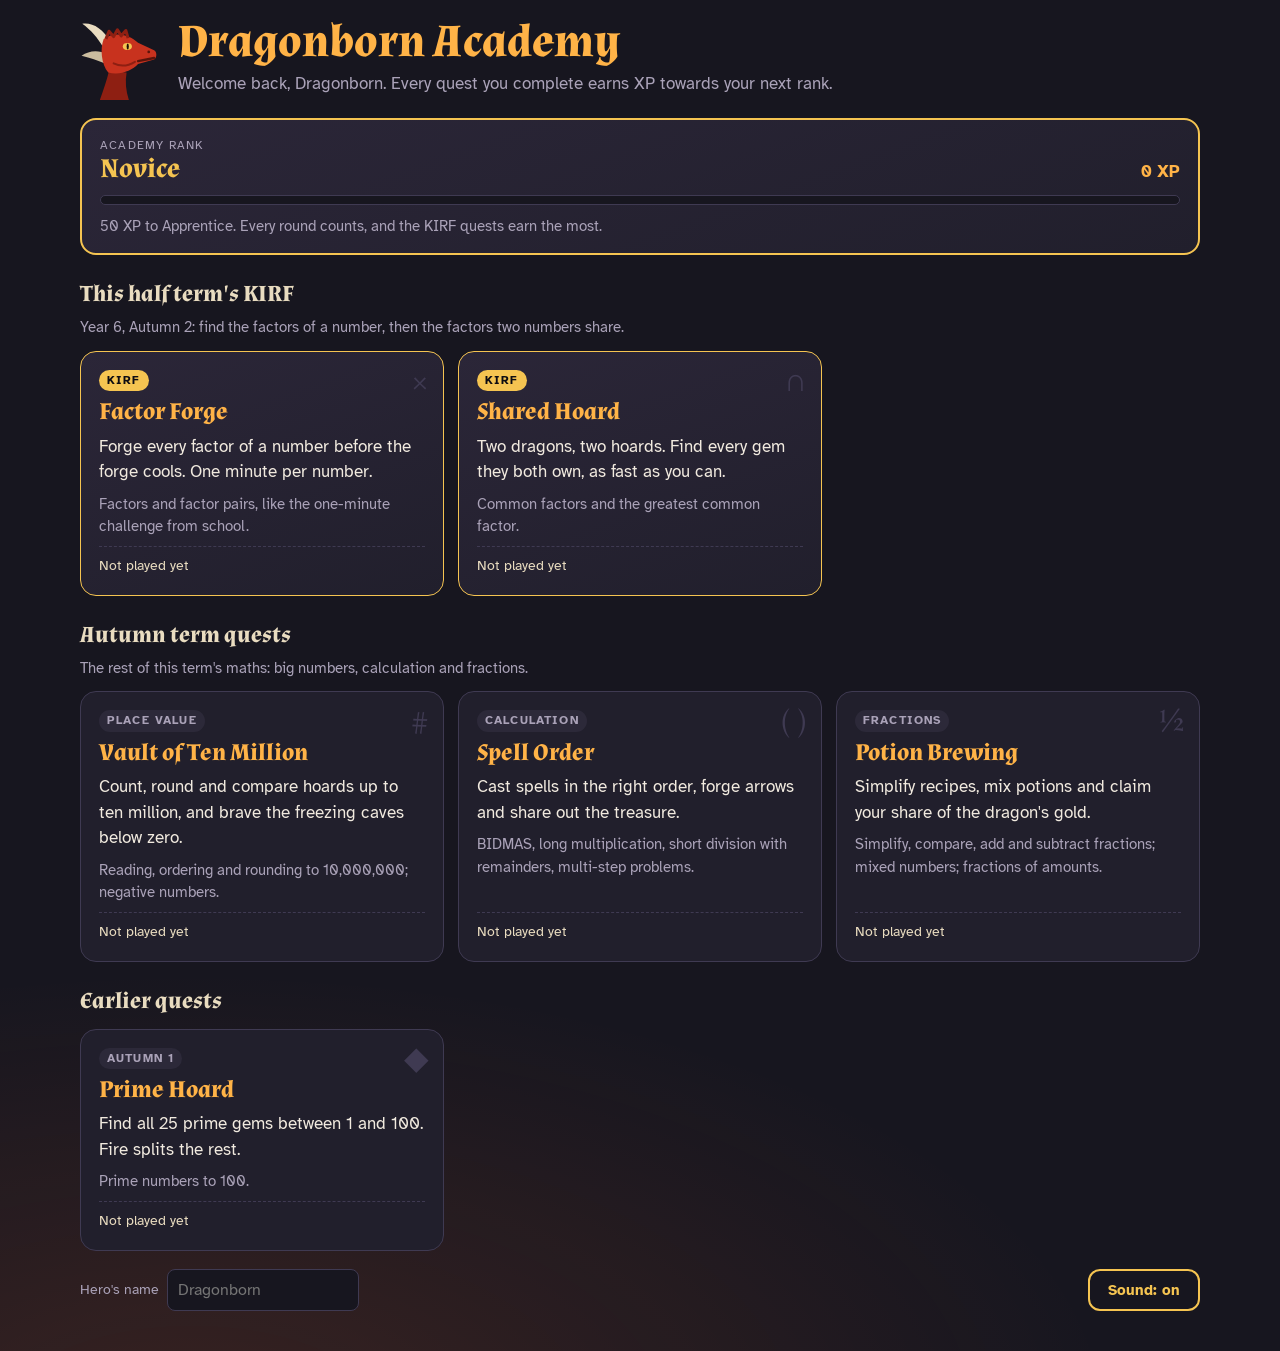
<file: index.html>
<!doctype html>
<html lang="en-GB">
<head>
<meta charset="utf-8">
<meta name="viewport" content="width=device-width, initial-scale=1, viewport-fit=cover">
<meta name="apple-mobile-web-app-capable" content="yes">
<meta name="apple-mobile-web-app-title" content="Dragonborn Academy">
<meta name="theme-color" content="#17161f">
<title>Dragonborn Academy</title>
<link rel="preconnect" href="https://fonts.googleapis.com">
<link rel="preconnect" href="https://fonts.gstatic.com" crossorigin>
<link href="https://fonts.googleapis.com/css2?family=Almendra:wght@400;700&family=Atkinson+Hyperlegible:wght@400;700&display=swap" rel="stylesheet">
<link rel="stylesheet" href="assets/kit.css">
<style>
/* Layout: the Academy hall — crest and rank banner, then quest cards grouped by when they're on the curriculum. */
.greet{display:flex;align-items:center;gap:14px}
.greet .hero-mini{width:84px}
.greet h1{font-family:var(--display);font-size:clamp(2rem,6vw,2.9rem);line-height:1;margin:0;color:var(--flame)}
.greet p{margin:6px 0 0;color:var(--ink-dim)}
section h2{font-family:var(--display);font-size:1.45rem;margin:4px 0 10px;color:var(--bone)}
section .sub{margin:-6px 0 12px;color:var(--ink-dim);font-size:.95rem}
.cards{display:grid;gap:14px;grid-template-columns:repeat(auto-fill,minmax(min(100%,300px),1fr))}
.card{display:flex;flex-direction:column;gap:8px;padding:18px;border-radius:16px;background:var(--stone-2);border:1px solid var(--line);color:var(--ink);text-decoration:none;position:relative;overflow:hidden;transition:transform .15s,border-color .15s}
.card:hover{transform:translateY(-2px);border-color:var(--flame)}
.card.kirf{border-color:var(--gold);background:linear-gradient(160deg,#2b2638,var(--stone-2))}
.card .tag{align-self:flex-start;font-size:.72rem;font-weight:700;text-transform:uppercase;letter-spacing:.1em;padding:2px 8px;border-radius:99px;background:var(--gold);color:var(--char)}
.card .tag.dim{background:var(--stone-3);color:var(--ink-dim)}
.card h3{margin:0;font-family:var(--display);font-size:1.5rem;color:var(--flame);line-height:1.1}
.card p{margin:0}
.card .skill{color:var(--ink-dim);font-size:.95rem}
.card .rec{margin-top:auto;padding-top:8px;border-top:1px dashed var(--line);font-size:.9rem;color:var(--bone);font-variant-numeric:tabular-nums}
.card .icon{position:absolute;right:14px;top:14px;font-family:var(--display);font-size:2rem;color:var(--line);line-height:1}
.rank{padding:16px 18px;border-radius:16px;border:2px solid var(--gold);background:linear-gradient(160deg,#2b2638,var(--stone-2));display:flex;flex-direction:column;gap:10px}
.rank-top{display:flex;justify-content:space-between;align-items:flex-end;gap:12px;flex-wrap:wrap}
.rank-k{display:block;font-size:.75rem;text-transform:uppercase;letter-spacing:.1em;color:var(--ink-dim)}
.rank-name{font-family:var(--display);font-weight:700;font-size:1.7rem;line-height:1.1;color:var(--gold)}
.rank-xp{font-weight:700;color:var(--flame);font-variant-numeric:tabular-nums}
.rank .bar{flex:none}
.rank-next{margin:0;color:var(--ink-dim);font-size:.95rem}
.foot{display:flex;flex-wrap:wrap;gap:10px;align-items:center;justify-content:space-between;color:var(--ink-dim);font-size:.9rem}
.foot label{display:flex;align-items:center;gap:8px}
.foot input{background:var(--stone);border:1px solid var(--line);border-radius:8px;color:var(--ink);padding:8px 10px;font:inherit;font-size:1rem;width:12em;max-width:100%}
</style>
</head>
<body>
<div class="wrap">
  <header class="greet">
    <div class="hero-mini" id="hero"></div>
    <div>
      <h1>Dragonborn Academy</h1>
      <p id="greeting">Where young dragonborn train to master the magic of numbers.</p>
    </div>
  </header>

  <section class="rank" aria-label="Your Academy rank">
    <div class="rank-top">
      <div><span class="rank-k">Academy rank</span><span class="rank-name" id="rank-name">Novice</span></div>
      <span class="rank-xp" id="rank-xp">0 XP</span>
    </div>
    <div class="bar" aria-hidden="true"><i id="rank-bar"></i></div>
    <p class="rank-next" id="rank-next"></p>
  </section>

  <section>
    <h2>This half term's KIRF</h2>
    <p class="sub">Year 6, Autumn 2: find the factors of a number, then the factors two numbers share.</p>
    <div class="cards">
      <a class="card kirf" href="factors.html">
        <span class="tag">KIRF</span><span class="icon">×</span>
        <h3>Factor Forge</h3>
        <p>Forge every factor of a number before the forge cools. One minute per number.</p>
        <p class="skill">Factors and factor pairs, like the one-minute challenge from school.</p>
        <p class="rec" id="rec-forge">Not played yet</p>
      </a>
      <a class="card kirf" href="common.html">
        <span class="tag">KIRF</span><span class="icon">∩</span>
        <h3>Shared Hoard</h3>
        <p>Two dragons, two hoards. Find every gem they both own, as fast as you can.</p>
        <p class="skill">Common factors and the greatest common factor.</p>
        <p class="rec" id="rec-shared">Not played yet</p>
      </a>
    </div>
  </section>

  <section>
    <h2>Autumn term quests</h2>
    <p class="sub">The rest of this term's maths: big numbers, calculation and fractions.</p>
    <div class="cards">
      <a class="card" href="trials.html?quest=vault">
        <span class="tag dim">Place value</span><span class="icon">#</span>
        <h3>Vault of Ten Million</h3>
        <p>Count, round and compare hoards up to ten million, and brave the freezing caves below zero.</p>
        <p class="skill">Reading, ordering and rounding to 10,000,000; negative numbers.</p>
        <p class="rec" id="rec-vault">Not played yet</p>
      </a>
      <a class="card" href="trials.html?quest=spells">
        <span class="tag dim">Calculation</span><span class="icon">( )</span>
        <h3>Spell Order</h3>
        <p>Cast spells in the right order, forge arrows and share out the treasure.</p>
        <p class="skill">BIDMAS, long multiplication, short division with remainders, multi-step problems.</p>
        <p class="rec" id="rec-spells">Not played yet</p>
      </a>
      <a class="card" href="trials.html?quest=potions">
        <span class="tag dim">Fractions</span><span class="icon">½</span>
        <h3>Potion Brewing</h3>
        <p>Simplify recipes, mix potions and claim your share of the dragon's gold.</p>
        <p class="skill">Simplify, compare, add and subtract fractions; mixed numbers; fractions of amounts.</p>
        <p class="rec" id="rec-potions">Not played yet</p>
      </a>
    </div>
  </section>

  <section>
    <h2>Earlier quests</h2>
    <div class="cards">
      <a class="card" href="primes.html">
        <span class="tag dim">Autumn 1</span><span class="icon">◆</span>
        <h3>Prime Hoard</h3>
        <p>Find all 25 prime gems between 1 and 100. Fire splits the rest.</p>
        <p class="skill">Prime numbers to 100.</p>
        <p class="rec" id="rec-primes">Not played yet</p>
      </a>
    </div>
  </section>

  <footer class="foot">
    <label for="name-input">Hero's name <input id="name-input" maxlength="20" placeholder="Dragonborn" autocomplete="off"></label>
    <button class="btn ghost" id="sound-btn" type="button">Sound: on</button>
  </footer>
</div>

<script src="assets/kit.js"></script>
<script>
(function(){
const { $, load, save, heroName } = Kit;
$('hero').innerHTML = Kit.heroSVG;
const greet = () => { $('greeting').textContent = `Welcome back, ${heroName()}. Every quest you complete earns XP towards your next rank.`; };
greet();
$('name-input').value = load('prime-hoard-v1', {}).name || '';
$('name-input').addEventListener('input', e => { const s = load('prime-hoard-v1', {}); s.name = e.target.value; save('prime-hoard-v1', s); greet(); });
Kit.soundButton($('sound-btn'));

const plural = (n, w) => `${n} ${w}${n === 1 ? '' : 's'}`;
const p = load('prime-hoard-v1', { gems: [], rounds: 0 });
if((p.gems || []).length || p.rounds) $('rec-primes').textContent = `${(p.gems || []).length} of 25 gems · ${plural(p.rounds || 0, 'round')}`;
const f = load('factor-forge-v1', { rounds: 0, best: 0 });
if(f.rounds) $('rec-forge').textContent = `${plural(f.rounds, 'round')} · best ${f.best}% of factors found`;
const c = load('shared-hoard-v1', { rounds: 0, best: 0, fastest: 0 });
if(c.rounds) $('rec-shared').textContent = `${plural(c.rounds, 'round')} · best ${c.best} of 8` + (c.fastest ? ` · fastest perfect round ${c.fastest}s` : '');
const t = load('trials-v1', {});
for(const q of ['vault', 'spells', 'potions']){
  const r = t[q]; if(r && r.rounds) $('rec-' + q).textContent = `${plural(r.rounds, 'round')} · best ${r.best} of 10`;
}

/* Rank: XP is worked out from saved progress, so it needs no storage of its own. */
const RANKS = [[0, 'Novice'], [50, 'Apprentice'], [150, 'Adept'], [300, 'Battlemage'], [500, 'Champion'], [800, 'Archmage'], [1200, 'Legend of the Academy']];
const trialXP = ['vault', 'spells', 'potions'].reduce((a, q) => a + ((t[q] && t[q].rounds) || 0) * 10 + ((t[q] && t[q].best) || 0) * 2, 0);
const xp = (p.gems || []).length * 2 + (p.rounds || 0) * 5 + (f.rounds || 0) * 20 + Math.round((f.best || 0) / 5)
  + (c.rounds || 0) * 20 + (c.best || 0) * 2 + trialXP;
let ri = 0; RANKS.forEach((r, i) => { if(xp >= r[0]) ri = i; });
$('rank-name').textContent = RANKS[ri][1];
$('rank-xp').textContent = `${xp} XP`;
if(ri < RANKS.length - 1){
  const [lo, hi] = [RANKS[ri][0], RANKS[ri + 1][0]];
  $('rank-bar').style.width = ((xp - lo) / (hi - lo) * 100) + '%';
  $('rank-next').textContent = `${hi - xp} XP to ${RANKS[ri + 1][1]}. Every round counts, and the KIRF quests earn the most.`;
} else {
  $('rank-bar').style.width = '100%';
  $('rank-next').textContent = 'The highest rank the Academy can give. Keep training to stay sharp.';
}
})();
</script>
</body>
</html>
</file>
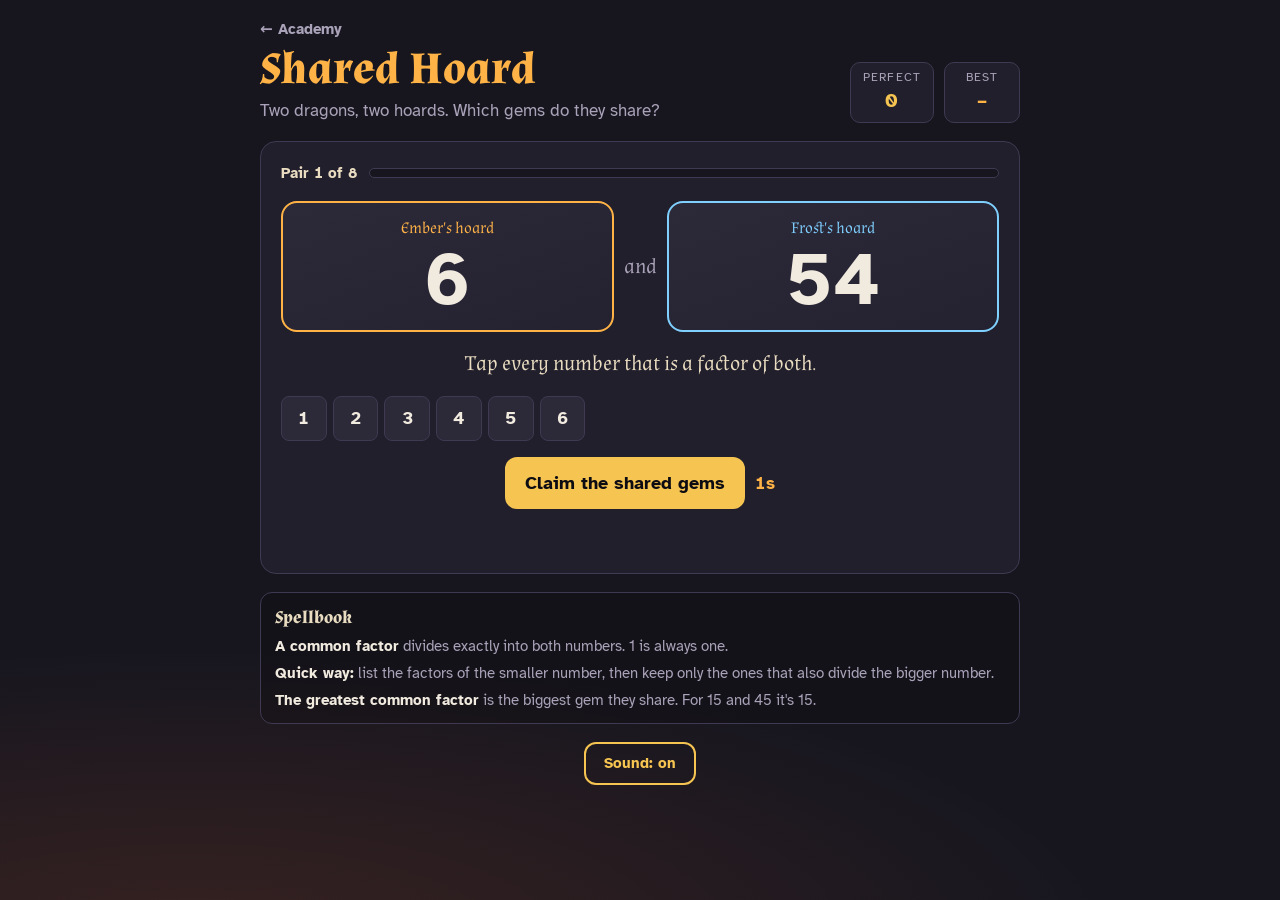
<file: common.html>
<!doctype html>
<html lang="en-GB">
<head>
<meta charset="utf-8">
<meta name="viewport" content="width=device-width, initial-scale=1, viewport-fit=cover">
<meta name="apple-mobile-web-app-capable" content="yes">
<meta name="theme-color" content="#17161f">
<title>Shared Hoard</title>
<link rel="preconnect" href="https://fonts.googleapis.com">
<link rel="preconnect" href="https://fonts.gstatic.com" crossorigin>
<link href="https://fonts.googleapis.com/css2?family=Almendra:wght@400;700&family=Atkinson+Hyperlegible:wght@400;700&display=swap" rel="stylesheet">
<link rel="stylesheet" href="assets/kit.css">
<style>
/* Layout: two dragon hoards side by side, a gem grid to tap the shared factors, then a Venn diagram to check. */
.duel{display:grid;grid-template-columns:1fr auto 1fr;align-items:center;gap:10px}
.hoardnum{display:flex;flex-direction:column;align-items:center;gap:2px;padding:14px 8px;border-radius:16px;border:2px solid var(--a);background:linear-gradient(160deg,var(--stone-3),#242131)}
.hoardnum.b{--a:var(--frost)}
.hoardnum.a{--a:var(--flame)}
.hoardnum .who{font-family:var(--display);font-size:1rem;color:var(--a)}
.hoardnum .n{font-weight:700;font-size:clamp(3rem,11vw,4.6rem);line-height:1;font-variant-numeric:tabular-nums}
.duel .and{font-family:var(--display);font-size:1.3rem;color:var(--ink-dim)}
.ask{margin:0;text-align:center;font-family:var(--display);font-size:1.3rem;color:var(--bone);text-wrap:balance}
.gems{display:grid;grid-template-columns:repeat(auto-fill,minmax(44px,1fr));gap:6px}
.gem{aspect-ratio:1;border-radius:8px;border:1px solid var(--line);background:var(--stone-3);font-weight:700;font-size:clamp(12px,1.4vw + 7px,18px);font-variant-numeric:tabular-nums;cursor:pointer;padding:0;min-width:0;color:var(--ink)}
.gem[aria-pressed="true"]{background:var(--gold);color:var(--char);border-color:var(--gold);border-radius:0;clip-path:polygon(28% 0,72% 0,100% 28%,100% 72%,72% 100%,28% 100%,0 72%,0 28%)}
.gem.right{background:var(--good);color:var(--char);border-color:var(--good);border-radius:0;clip-path:polygon(28% 0,72% 0,100% 28%,100% 72%,72% 100%,28% 100%,0 72%,0 28%)}
.gem.wrongpick{background:transparent;color:var(--miss);border:2px solid var(--miss);text-decoration:line-through}
.gem.missed{border:2px dashed var(--good);color:var(--good)}
.gem:disabled{cursor:default}
.gem:disabled:not(.right):not(.wrongpick):not(.missed){opacity:.35}
.claim{display:flex;gap:10px;align-items:center;justify-content:center;flex-wrap:wrap}
.clock{font-weight:700;color:var(--flame);font-variant-numeric:tabular-nums}

/* Venn */
.venn{position:relative;height:var(--vh,250px);margin:4px 0}
.ring{position:absolute;top:0;bottom:0;width:62%;border-radius:50%;border:3px solid}
.ring.l{left:0;border-color:var(--flame);background:rgba(255,179,71,.07)}
.ring.r{right:0;border-color:var(--frost);background:rgba(127,208,255,.07)}
.zone{position:absolute;top:0;bottom:0;display:flex;flex-direction:column;align-items:center;justify-content:center;gap:6px;text-align:center}
.zone b{font-size:.75rem;text-transform:uppercase;letter-spacing:.08em;color:var(--ink-dim)}
.zl{left:4%;width:30%}.zm{left:39%;width:22%}.zr{right:4%;width:30%}
.zone .chips{gap:4px}
.zone .chip{min-width:0;padding:2px 6px;font-size:.95rem}
.zm .chip{background:var(--good);color:var(--char);border-color:var(--good)}
.zm .chip.crown{background:var(--gold);border-color:var(--gold);box-shadow:0 0 0 3px rgba(245,196,81,.35)}
.crownnote{color:var(--gold)}
</style>
</head>
<body>
<div class="wrap narrow">
  <header class="top">
    <div class="brand">
      <a class="back" href="./">← Academy</a>
      <h1>Shared Hoard</h1>
      <p>Two dragons, two hoards. Which gems do they share?</p>
    </div>
    <div class="stats">
      <div class="stat gold"><span class="k">Perfect</span><span class="v" id="perfect">0</span></div>
      <div class="stat hot"><span class="k">Best</span><span class="v" id="best">–</span></div>
    </div>
  </header>

  <section class="panel" aria-label="The hoards">
    <div class="progress"><span id="round-label">Pair 1 of 8</span><div class="bar" aria-hidden="true"><i id="round-bar"></i></div></div>
    <div class="duel">
      <div class="hoardnum a"><span class="who">Ember's hoard</span><span class="n" id="na">–</span></div>
      <span class="and">and</span>
      <div class="hoardnum b"><span class="who">Frost's hoard</span><span class="n" id="nb">–</span></div>
    </div>
    <p class="ask" id="ask">Tap every number that is a factor of both.</p>
    <div class="gems" id="gems"></div>
    <div class="claim">
      <button class="btn" id="claim" type="button">Claim the shared gems</button>
      <span class="clock" id="clock" aria-label="Time this round">0s</span>
    </div>
    <p class="feedback" id="feedback" aria-live="polite"></p>
    <div class="explain learn" id="result" hidden aria-live="polite"></div>
    <div class="round-end" id="round-end" hidden aria-live="polite"></div>
  </section>

  <div class="spellbook">
    <h3>Spellbook</h3>
    <p><strong>A common factor</strong> divides exactly into both numbers. 1 is always one.</p>
    <p><strong>Quick way:</strong> list the factors of the smaller number, then keep only the ones that also divide the bigger number.</p>
    <p><strong>The greatest common factor</strong> is the biggest gem they share. For 15 and 45 it's 15.</p>
  </div>
  <div class="claim"><button class="btn ghost" id="sound-btn" type="button">Sound: on</button></div>
</div>

<script src="assets/maths.js"></script>
<script src="assets/kit.js"></script>
<script>
(function(){
const { $ } = Kit, M = Maths;
const KEY = 'shared-hoard-v1', ROUND = 8;
let S = Kit.load(KEY, { rounds: 0, best: 0, fastest: 0 });
let R, cur = null, recent = [], clock = null;
Kit.soundButton($('sound-btn'));

function renderStats(){
  $('perfect').textContent = R.perfect;
  $('best').textContent = S.rounds ? `${S.best}/${ROUND}` : '–';
  const i = Math.max(1, Math.min(R.i + (cur && cur.done ? 0 : 1), ROUND));
  $('round-label').textContent = `Pair ${i} of ${ROUND}`;
  $('round-bar').style.width = (R.i / ROUND * 100) + '%';
}
function tickClock(){ $('clock').textContent = Math.round((performance.now() - R.started) / 1000) + 's'; }

function newRound(){
  R = { i: 0, perfect: 0, log: [], started: performance.now() };
  $('round-end').hidden = true;
  clearInterval(clock); clock = setInterval(tickClock, 500);
  start();
}
function start(){
  const [a, b] = M.pickCommonPair(recent); recent.push(a + ',' + b); if(recent.length > 10) recent.shift();
  cur = { a, b, picked: new Set(), done: false };
  $('na').textContent = a; $('nb').textContent = b;
  $('ask').textContent = 'Tap every number that is a factor of both.';
  const g = $('gems'); g.innerHTML = '';
  for(let i = 1; i <= a; i++){
    const btn = document.createElement('button');
    btn.type = 'button'; btn.className = 'gem'; btn.textContent = i; btn.dataset.n = i;
    btn.setAttribute('aria-pressed', 'false');
    g.appendChild(btn);
  }
  $('claim').hidden = false; $('claim').disabled = false;
  $('result').hidden = true; $('feedback').textContent = '';
  renderStats();
}
$('gems').addEventListener('click', e => {
  const b = e.target.closest('.gem'); if(!b || !cur || cur.done) return;
  const n = +b.dataset.n, on = !cur.picked.has(n);
  on ? cur.picked.add(n) : cur.picked.delete(n);
  b.setAttribute('aria-pressed', String(on));
  if(on) Kit.sfx('clink');
});

function claim(){
  if(!cur || cur.done) return;
  cur.done = true;
  const { a, b, picked } = cur, common = M.commonFactors(a, b), gcf = common[common.length - 1];
  const wrong = [...picked].filter(n => !common.includes(n)), missed = common.filter(n => !picked.has(n));
  const perfect = !wrong.length && !missed.length;
  R.i++; if(perfect) R.perfect++;
  R.log.push({ a, b, perfect });
  [...$('gems').children].forEach(btn => {
    const n = +btn.dataset.n; btn.disabled = true; btn.removeAttribute('aria-pressed');
    if(common.includes(n)) btn.classList.add(picked.has(n) ? 'right' : 'missed');
    else if(picked.has(n)) btn.classList.add('wrongpick');
  });
  $('claim').hidden = true;
  if(perfect){ Kit.sfx('win'); } else Kit.sfx('miss');
  const fa = M.factors(a), fb = M.factors(b);
  const chips = xs => `<div class="chips">${xs.map(n => `<span class="chip${n === gcf ? ' crown' : ''}">${n}</span>`).join('')}</div>`;
  const onlyA = fa.length - common.length, onlyB = fb.length - common.length;
  const vennHeight = Math.max(230, 70 + 34 * Math.max(Math.ceil(onlyA / 2), Math.ceil(onlyB / 2), Math.ceil(common.length / 2)));
  const parts = [];
  if(wrong.length) parts.push(`${M.listAnd(wrong.map(String))} ${wrong.length === 1 ? "isn't" : "aren't"} shared: ${wrong.map(n => a % n ? `${a} ÷ ${n} = ${Math.floor(a / n)} r ${a % n}` : `${b} ÷ ${n} = ${Math.floor(b / n)} r ${b % n}`).join('; ')}.`);
  if(missed.length) parts.push(`You missed ${M.listAnd(missed.map(String))} (dashed).`);
  const r = $('result');
  r.className = 'explain' + (perfect ? ' learn' : '');
  r.innerHTML = `<h3>${perfect ? 'All the shared gems claimed!' : 'Not quite all of them.'}</h3>
    ${parts.map(p => `<p>${p}</p>`).join('')}
    <div class="venn" style="--vh:${vennHeight}px" aria-label="Venn diagram of the factors of ${a} and ${b}">
      <div class="ring l"></div><div class="ring r"></div>
      <div class="zone zl"><b>${a} only</b>${chips(fa.filter(n => !common.includes(n)))}</div>
      <div class="zone zm"><b>Both</b>${chips(common)}</div>
      <div class="zone zr"><b>${b} only</b>${chips(fb.filter(n => !common.includes(n)))}</div>
    </div>
    <p>Common factors of ${a} and ${b}: <b>${M.listAnd(common.map(String))}</b>.</p>
    <p class="crownnote">Greatest common factor: <b>${gcf}</b>${gcf === 1 ? '. These two only share 1.' : ', the crown jewel.'}</p>
    <button class="btn" id="next" type="button">${R.i >= ROUND ? 'See the round' : 'Next pair'}</button>`;
  r.hidden = false;
  renderStats();
  $('next').addEventListener('click', () => R.i >= ROUND ? roundEnd() : start());
  Kit.scrollTo(r);
}

function roundEnd(){
  clearInterval(clock);
  const secs = Math.round((performance.now() - R.started) / 1000);
  S.rounds++; if(R.perfect > S.best) S.best = R.perfect;
  const newFastest = R.perfect === ROUND && (!S.fastest || secs < S.fastest);
  if(newFastest) S.fastest = secs;
  Kit.save(KEY, S);
  const verdict = R.perfect === ROUND ? (newFastest ? `A perfect round, and your fastest yet!` : 'A perfect round!') : R.perfect >= 6 ? 'The dragons are impressed.' : R.perfect >= 4 ? 'Good work, hero.' : 'Keep at it. Start with the factors of the smaller number.';
  const el = $('round-end');
  el.innerHTML = `<h3>Round ${S.rounds} complete!</h3>
    <div class="score">${R.perfect}<small> of ${ROUND} perfect</small></div>
    <p>${verdict} Time: ${secs} seconds.</p>
    <div><h4>Pairs</h4><div class="chips">${R.log.map(l => `<span class="chip ${l.perfect ? 'gold' : 'practise'}">${l.a} &amp; ${l.b}</span>`).join('')}</div></div>
    <button class="btn" id="again" type="button">Play again</button>`;
  el.hidden = false; $('result').hidden = true;
  $('gems').innerHTML = ''; $('ask').textContent = '';
  renderStats(); $('round-bar').style.width = '100%';
  $('again').addEventListener('click', newRound);
  Kit.scrollTo(el);
}

$('claim').addEventListener('click', claim);
addEventListener('keydown', e => { if(e.key !== 'Enter' || document.activeElement?.classList.contains('gem')) return; e.preventDefault(); const b = [$('claim'), $('next'), $('again')].find(x => x && x.offsetParent && !x.disabled); if(b) b.click(); });
newRound();
})();
</script>
</body>
</html>
</file>
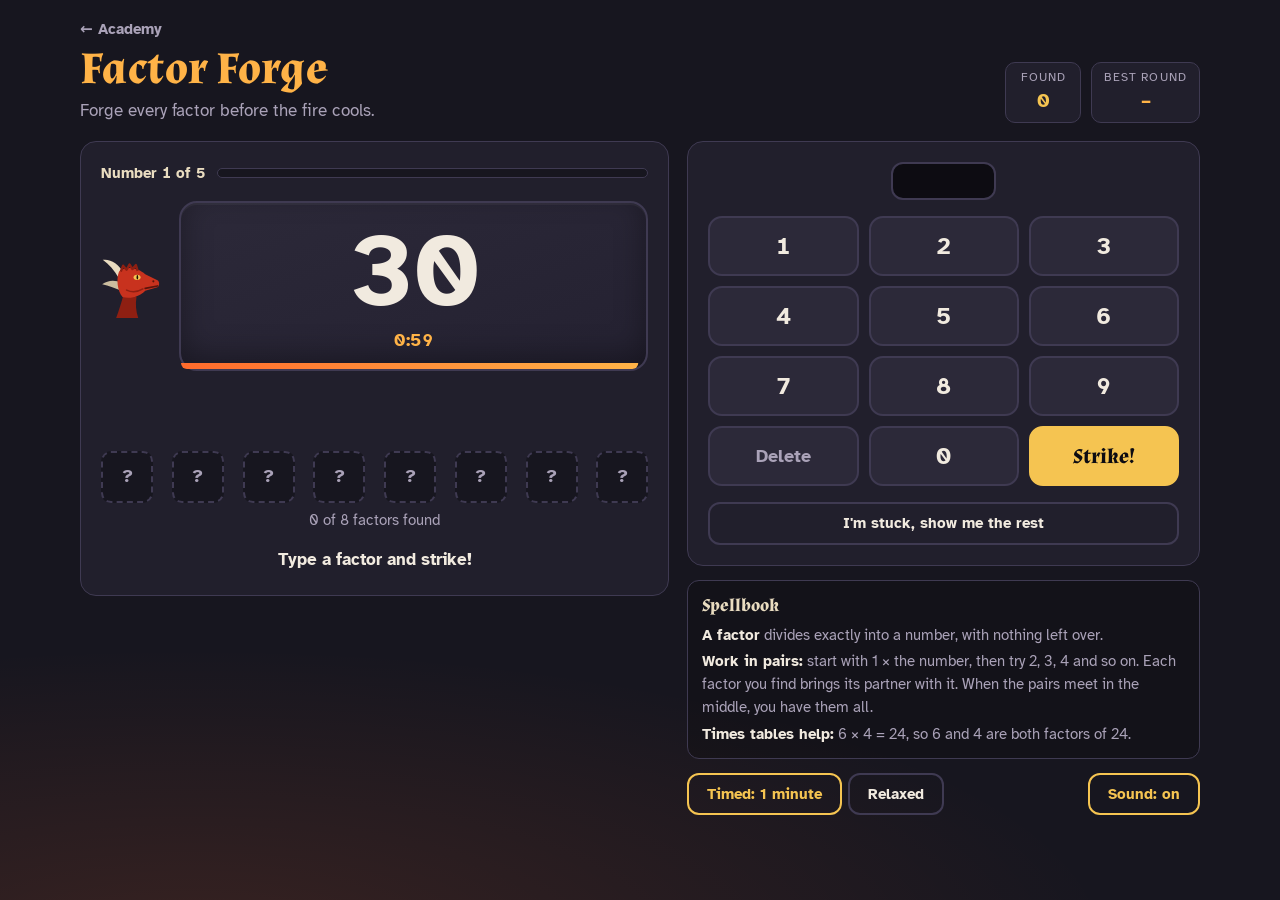
<file: factors.html>
<!doctype html>
<html lang="en-GB">
<head>
<meta charset="utf-8">
<meta name="viewport" content="width=device-width, initial-scale=1, viewport-fit=cover">
<meta name="apple-mobile-web-app-capable" content="yes">
<meta name="theme-color" content="#17161f">
<title>Factor Forge</title>
<link rel="preconnect" href="https://fonts.googleapis.com">
<link rel="preconnect" href="https://fonts.gstatic.com" crossorigin>
<link href="https://fonts.googleapis.com/css2?family=Almendra:wght@400;700&family=Atkinson+Hyperlegible:wght@400;700&display=swap" rel="stylesheet">
<link rel="stylesheet" href="assets/kit.css">
<style>
/* Layout: the forge (number on an anvil, timer) above a factor rainbow, then a big keypad. Two columns on wide screens. */
.board{display:grid;gap:18px;grid-template-columns:minmax(0,1fr)}
@media (min-width:880px){.board{grid-template-columns:minmax(0,1.15fr) minmax(0,1fr);align-items:start}}
.forge{display:flex;align-items:center;gap:14px}
.forge .tablet{flex:1;min-width:0}
.num{font-weight:700;font-size:clamp(4rem,14vw,6.5rem);line-height:1;font-variant-numeric:tabular-nums}
.timer{font-weight:700;font-size:1.1rem;color:var(--flame);font-variant-numeric:tabular-nums;letter-spacing:.04em}
.timer.low{color:var(--miss);animation:shake .5s infinite}
.timer.off{color:var(--ink-dim)}
.cooling{position:absolute;left:0;right:0;bottom:0;height:6px;border-radius:0 0 16px 16px;background:linear-gradient(90deg,var(--ember),var(--flame));transform-origin:left;transition:transform .25s linear}

/* factor rainbow */
.rainbow{display:flex;flex-direction:column;align-items:stretch;gap:0}
.rainbow svg{width:100%;height:64px;display:block;overflow:visible}
.rb-row{display:flex;justify-content:space-between;gap:4px}
.rb{flex:1 1 0;min-width:0;max-width:52px;aspect-ratio:1;display:flex;align-items:center;justify-content:center;border-radius:10px;border:2px dashed var(--line);color:var(--ink-dim);font-weight:700;font-size:clamp(.85rem,3.2vw,1.15rem);font-variant-numeric:tabular-nums;background:var(--stone)}
.rb.on{border-style:solid;border-color:var(--c);color:var(--char);background:var(--c)}
.rb.missed{border-style:solid;border-color:var(--miss);color:var(--miss);background:transparent}
.rb.pop{animation:pop .5s ease}
@keyframes pop{0%{transform:scale(.4)}60%{transform:scale(1.25)}100%{transform:scale(1)}}
.rb-cap{margin:6px 0 0;text-align:center;color:var(--ink-dim);font-size:.92rem}

/* keypad */
.entry{display:flex;align-items:center;justify-content:center;gap:10px}
.screen{min-width:5ch;padding:6px 14px;border-radius:12px;border:2px solid var(--line);background:var(--char);font-weight:700;font-size:2rem;line-height:1.2;text-align:center;font-variant-numeric:tabular-nums;color:var(--gold);min-height:1.2em}
.pad{display:grid;grid-template-columns:repeat(3,1fr);gap:10px}
.key{min-height:60px;border-radius:14px;border:2px solid var(--line);background:var(--stone-3);font-weight:700;font-size:1.5rem;cursor:pointer;font-variant-numeric:tabular-nums}
.key:active{transform:scale(.96)}
.key.strike{background:var(--gold);border-color:var(--gold);color:var(--char);font-family:var(--display);font-size:1.3rem}
.key.del{font-size:1.1rem;color:var(--ink-dim)}
.key:disabled{opacity:.45;cursor:default}
.side{display:flex;flex-direction:column;gap:14px}
.row{display:flex;gap:10px;flex-wrap:wrap;align-items:center;justify-content:space-between}
.pairs{margin:0;padding:0;list-style:none;display:flex;flex-wrap:wrap;gap:6px;justify-content:center}
.pairs li{padding:4px 10px;border-radius:8px;background:var(--stone);border:1px solid var(--line);font-weight:700;font-variant-numeric:tabular-nums}
</style>
</head>
<body>
<div class="wrap">
  <header class="top">
    <div class="brand">
      <a class="back" href="./">← Academy</a>
      <h1>Factor Forge</h1>
      <p>Forge every factor before the fire cools.</p>
    </div>
    <div class="stats">
      <div class="stat gold"><span class="k">Found</span><span class="v" id="found">0</span></div>
      <div class="stat hot"><span class="k">Best round</span><span class="v" id="best">–</span></div>
    </div>
  </header>

  <main class="board">
    <section class="panel" aria-label="The forge">
      <div class="progress"><span id="round-label">Number 1 of 5</span><div class="bar" aria-hidden="true"><i id="round-bar"></i></div></div>
      <div class="forge">
        <div class="hero-mini" id="hero"></div>
        <div class="tablet" id="tablet">
          <span class="num" id="num">–</span>
          <span class="timer" id="timer">1:00</span>
          <span class="cooling" id="cooling"></span>
        </div>
      </div>
      <div class="rainbow" id="rainbow" aria-live="polite"></div>
      <p class="feedback" id="feedback" aria-live="polite"></p>
      <div class="explain learn" id="summary" hidden aria-live="polite"></div>
      <div class="round-end" id="round-end" hidden aria-live="polite"></div>
    </section>

    <section class="side">
      <div class="panel" id="pad-panel">
        <div class="entry"><span class="sr">Your factor:</span><span class="screen" id="screen" aria-live="polite"></span></div>
        <div class="pad" id="pad"></div>
        <button class="btn ghost" id="reveal" type="button">I'm stuck, show me the rest</button>
      </div>
      <div class="spellbook">
        <h3>Spellbook</h3>
        <p><strong>A factor</strong> divides exactly into a number, with nothing left over.</p>
        <p><strong>Work in pairs:</strong> start with 1 × the number, then try 2, 3, 4 and so on. Each factor you find brings its partner with it. When the pairs meet in the middle, you have them all.</p>
        <p><strong>Times tables help:</strong> 6 × 4 = 24, so 6 and 4 are both factors of 24.</p>
      </div>
      <div class="row">
        <div class="seg" role="group" aria-label="Mode">
          <button class="btn ghost" id="mode-timed" type="button">Timed: 1 minute</button>
          <button class="btn ghost" id="mode-relaxed" type="button">Relaxed</button>
        </div>
        <button class="btn ghost" id="sound-btn" type="button">Sound: on</button>
      </div>
    </section>
  </main>
</div>

<script src="assets/maths.js"></script>
<script src="assets/kit.js"></script>
<script>
(function(){
const { $ } = Kit, M = Maths;
const KEY = 'factor-forge-v1', ROUND = 5, TIME = 60;
const COLS = ['#f5c451', '#ff8a5b', '#ff6f96', '#c98bff', '#7fa6ff', '#5fd4c4', '#6fe08f'];
let S = Kit.load(KEY, { rounds: 0, best: 0, timed: true });
let R, cur = null, entry = '', recent = [], ticker = null;

$('hero').innerHTML = Kit.heroSVG;
Kit.soundButton($('sound-btn'));

/* ---------- rainbow ---------- */
function drawRainbow(el, n, found, done){
  const fs = M.factors(n), len = fs.length, col = i => COLS[Math.min(i, len - 1 - i) % COLS.length];
  el.innerHTML = `<svg aria-hidden="true"></svg><div class="rb-row">${fs.map((f, i) => {
    const on = found.has(f), cls = on ? 'on' : done ? 'missed' : '';
    return `<span class="rb ${cls}" data-f="${f}" style="--c:${col(i)}" aria-label="${on || done ? f : 'hidden factor'}">${on || done ? f : '?'}</span>`;
  }).join('')}</div><p class="rb-cap">${found.size} of ${len} factors${done ? '' : ' found'}</p>`;
  requestAnimationFrame(() => {
    const svg = el.querySelector('svg'), row = el.querySelector('.rb-row');
    if(!svg || !row) return;
    const box = row.getBoundingClientRect(), chips = [...row.children], H = 64;
    const xs = chips.map(c => { const r = c.getBoundingClientRect(); return r.left - box.left + r.width / 2; });
    const maxSpan = (xs[len - 1] - xs[0]) || 1;
    svg.setAttribute('viewBox', `0 0 ${box.width} ${H}`);
    let paths = '';
    for(let i = 0; i < Math.floor(len / 2); i++){
      const j = len - 1 - i, show = found.has(fs[i]) && found.has(fs[j]);
      if(!show) continue;
      const rx = (xs[j] - xs[i]) / 2, ry = Math.max(6, (H - 4) * (xs[j] - xs[i]) / maxSpan);
      paths += `<path d="M${xs[i]} ${H} A${rx} ${ry} 0 0 1 ${xs[j]} ${H}" fill="none" stroke="${col(i)}" stroke-width="3" stroke-linecap="round"/>`;
    }
    svg.innerHTML = paths;
  });
}
addEventListener('resize', () => { if(cur) drawRainbow($('rainbow'), cur.n, cur.found, cur.done); });

/* ---------- flow ---------- */
function renderMode(){
  $('mode-timed').setAttribute('aria-pressed', String(S.timed));
  $('mode-relaxed').setAttribute('aria-pressed', String(!S.timed));
}
function renderProgress(){
  const i = Math.max(1, Math.min(R.i + (cur && cur.done ? 0 : 1), ROUND));
  $('round-label').textContent = `Number ${i} of ${ROUND}`;
  $('round-bar').style.width = (R.i / ROUND * 100) + '%';
  $('found').textContent = R.found;
  $('best').textContent = S.rounds ? S.best + '%' : '–';
}
function newRound(){
  R = { i: 0, found: 0, total: 0, log: [] };
  $('round-end').hidden = true; $('pad-panel').hidden = false;
  start();
}
function start(){
  const n = M.pickFactorNumber(recent); recent.push(n); if(recent.length > 8) recent.shift();
  cur = { n, found: new Set(), wrong: 0, left: TIME, done: false, started: performance.now() };
  entry = ''; renderEntry();
  $('num').textContent = n;
  $('tablet').className = 'tablet';
  $('summary').hidden = true; $('reveal').hidden = false;
  $('feedback').textContent = S.timed ? 'Type a factor and strike!' : 'Take your time. Type a factor and strike!';
  $('feedback').className = 'feedback';
  setPad(true);
  drawRainbow($('rainbow'), n, cur.found, false);
  renderProgress();
  clearInterval(ticker);
  renderTimer();
  if(S.timed) ticker = setInterval(tick, 250);
}
function tick(){
  if(!cur || cur.done) return;
  const prev = Math.ceil(cur.left);
  cur.left = Math.max(0, TIME - (performance.now() - cur.started) / 1000);
  if(Math.ceil(cur.left) !== prev && cur.left <= 10 && cur.left > 0) Kit.sfx('tick');
  renderTimer();
  if(cur.left <= 0) finish('time');
}
function renderTimer(){
  const t = $('timer');
  if(!S.timed){ t.textContent = 'No timer'; t.className = 'timer off'; $('cooling').style.transform = 'scaleX(1)'; return; }
  const s = Math.ceil(cur.left);
  t.textContent = `0:${String(s).padStart(2, '0')}`.replace('0:60', '1:00');
  t.className = 'timer' + (s <= 10 ? ' low' : '');
  $('cooling').style.transform = `scaleX(${cur.left / TIME})`;
}
function setPad(on){ [...$('pad').children].forEach(b => b.disabled = !on); }
function renderEntry(){ $('screen').textContent = entry; }

function strike(){
  if(!cur || cur.done || !entry) return;
  const v = +entry, n = cur.n; entry = ''; renderEntry();
  const fb = $('feedback');
  if(v === 0){ fb.textContent = 'Nothing divides by zero, not even a dragon.'; fb.className = 'feedback bad'; return; }
  if(v > n){ fb.textContent = `A factor of ${n} can't be bigger than ${n}.`; fb.className = 'feedback bad'; Kit.sfx('miss'); return; }
  if(n % v === 0){
    const p = n / v;
    if(cur.found.has(v)){ fb.textContent = `${v} is already on the anvil.`; fb.className = 'feedback'; return; }
    cur.found.add(v); cur.found.add(p);
    Kit.breathe($('hero')); Kit.sfx('gem');
    fb.textContent = v === p ? `${v} × ${v} = ${n}. A square number: ${v} pairs with itself!` : `${v} × ${p} = ${n}. ${v} brought its partner ${p}!`;
    fb.className = 'feedback good';
    $('tablet').className = 'tablet good';
    setTimeout(() => { if(cur && !cur.done) $('tablet').className = 'tablet'; }, 400);
    drawRainbow($('rainbow'), n, cur.found, false);
    [...$('rainbow').querySelectorAll('.rb')].filter(c => +c.dataset.f === v || +c.dataset.f === p).forEach(c => c.classList.add('pop'));
    Kit.bump($('found')); $('found').textContent = R.found + cur.found.size;
    if(cur.found.size === M.factors(n).length) finish('all');
  } else {
    cur.wrong++;
    Kit.sfx('miss');
    $('tablet').className = 'tablet wrong';
    setTimeout(() => { if(cur && !cur.done) $('tablet').className = 'tablet'; }, 400);
    fb.textContent = `${n} ÷ ${v} = ${Math.floor(n / v)} r ${n % v}. Not exact, so ${v} isn't a factor.`;
    fb.className = 'feedback bad';
  }
}

function finish(why){
  if(cur.done) return;
  cur.done = true; clearInterval(ticker); setPad(false);
  const n = cur.n, fs = M.factors(n), got = cur.found.size, all = got === fs.length;
  R.i++; R.found += got; R.total += fs.length; R.log.push({ n, got, of: fs.length });
  drawRainbow($('rainbow'), n, cur.found, true);
  if(all) Kit.sfx('win');
  const secs = Math.round((performance.now() - cur.started) / 1000);
  const missed = fs.filter(f => !cur.found.has(f));
  const prime = M.isPrime(n);
  const title = all ? (prime ? `${n} is prime!` : `Every factor of ${n} forged!`) : why === 'time' ? 'The forge has cooled.' : `Here are the rest for ${n}.`;
  const lead = all
    ? (prime ? `Only 1 × ${n}. You know this one from the Prime Hoard.` : `All ${fs.length} factors${S.timed ? ` in ${secs} seconds` : ''}.`)
    : `You found ${got} of ${fs.length}. The ones in red were still hiding: ${M.listAnd(missed.map(String))}.`;
  const pairs = M.factorPairs(n).map(([a, b]) => `<li>${a} × ${b}</li>`).join('');
  const s = $('summary');
  s.innerHTML = `<h3>${title}</h3><p>${lead}</p><p>The factor pairs of ${n}:</p><ul class="pairs">${pairs}</ul>
    <button class="btn" id="next" type="button">${R.i >= ROUND ? 'See the round' : 'Next number'}</button>`;
  s.hidden = false; $('reveal').hidden = true;
  $('feedback').textContent = '';
  renderProgress();
  $('next').addEventListener('click', () => R.i >= ROUND ? roundEnd() : start());
  Kit.scrollTo(s);
}

function roundEnd(){
  const pct = Math.round(R.found / R.total * 100);
  S.rounds++; if(pct > S.best) S.best = pct; Kit.save(KEY, S);
  const verdict = pct === 100 ? 'Master smith! Not a single factor escaped.' : pct >= 80 ? 'Mighty forging!' : pct >= 60 ? 'Good work, hero. The pairs are getting quicker.' : 'Every smith starts somewhere. Try working in pairs from 1 upwards.';
  const el = $('round-end');
  el.innerHTML = `<h3>Round ${S.rounds} complete!</h3>
    <div class="score">${pct}%<small> of factors found</small></div>
    <p>${verdict}</p>
    <div><h4>This round</h4><div class="chips">${R.log.map(l => `<span class="chip ${l.got === l.of ? 'gold' : 'practise'}">${l.n}: ${l.got}/${l.of}</span>`).join('')}</div></div>
    <button class="btn" id="again" type="button">Forge again</button>`;
  el.hidden = false; $('summary').hidden = true; $('pad-panel').hidden = true;
  renderProgress(); $('round-bar').style.width = '100%';
  $('again').addEventListener('click', newRound);
  Kit.scrollTo(el);
}

/* ---------- controls ---------- */
const keys = ['1','2','3','4','5','6','7','8','9','del','0','strike'];
$('pad').innerHTML = keys.map(k => k === 'del' ? '<button class="key del" type="button" data-k="del" aria-label="Delete">Delete</button>'
  : k === 'strike' ? '<button class="key strike" type="button" data-k="strike">Strike!</button>'
  : `<button class="key" type="button" data-k="${k}">${k}</button>`).join('');
const press = k => {
  if(!cur || cur.done) return;
  if(k === 'del') entry = entry.slice(0, -1);
  else if(k === 'strike') return strike();
  else if(entry.length < 3) entry = (entry + k).replace(/^0+(?=\d)/, '');
  renderEntry();
};
$('pad').addEventListener('click', e => { const b = e.target.closest('.key'); if(b) press(b.dataset.k); });
addEventListener('keydown', e => {
  if(/^\d$/.test(e.key)) press(e.key);
  else if(e.key === 'Backspace') press('del');
  else if(e.key === 'Enter'){ e.preventDefault(); if(cur && !cur.done) press('strike'); else { const b = $('next') || $('again'); if(b && b.offsetParent) b.click(); } }
});
$('reveal').addEventListener('click', () => { if(cur && !cur.done) finish('reveal'); });
const setMode = timed => { S.timed = timed; Kit.save(KEY, S); renderMode(); if(cur && !cur.done){ cur.started = performance.now(); cur.left = TIME; clearInterval(ticker); renderTimer(); if(timed) ticker = setInterval(tick, 250); } };
$('mode-timed').addEventListener('click', () => setMode(true));
$('mode-relaxed').addEventListener('click', () => setMode(false));

renderMode();
newRound();
})();
</script>
</body>
</html>
</file>
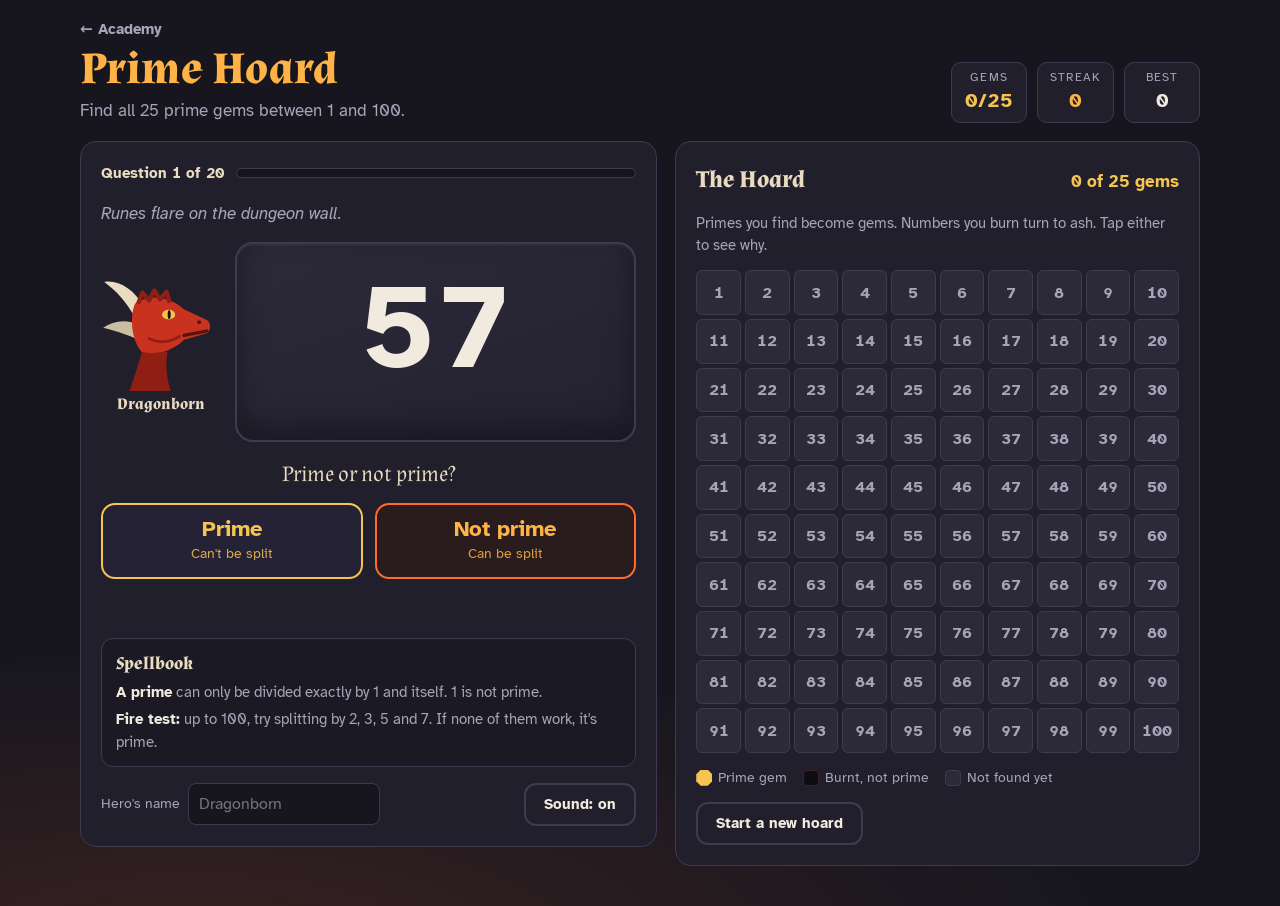
<file: primes.html>
<!doctype html>
<html lang="en-GB">
<head>
<meta charset="utf-8">
<meta name="viewport" content="width=device-width, initial-scale=1, viewport-fit=cover">
<meta name="apple-mobile-web-app-capable" content="yes">
<meta name="apple-mobile-web-app-title" content="Prime Hoard">
<meta name="theme-color" content="#17161f">
<style>html,body{margin:0}:root{padding-top:env(safe-area-inset-top,0px);padding-bottom:env(safe-area-inset-bottom,0px)}[hidden]{display:none!important}</style>
<title>Prime Hoard</title>
<link rel="preconnect" href="https://fonts.googleapis.com">
<link rel="preconnect" href="https://fonts.gstatic.com" crossorigin>
<link href="https://fonts.googleapis.com/css2?family=Almendra:wght@400;700&family=Atkinson+Hyperlegible:wght@400;700&display=swap" rel="stylesheet">
<style>
/* Layout: a dungeon table — the encounter on the left, the hoard map (a 1–100 grid that slowly becomes a sieve) on the right; stacks on narrow screens. Deliberately single dark theme: torchlit stone. */
:root{
  color-scheme: dark;
  --stone:#17161f; --stone-2:#211f2c; --stone-3:#2c2939; --line:#3f3a52;
  --ink:#f1eadf; --ink-dim:#aaa2b8;
  --scale:#c8321e; --scale-dark:#8e1f12; --bone:#e9dcc0;
  --ember:#ff6b2c; --flame:#ffb347; --gold:#f5c451;
  --good:#6fd39a; --miss:#ff8a7a; --char:#0d0c12;
  --display:"Almendra","Palatino Linotype",Georgia,serif;
  --body:"Atkinson Hyperlegible",system-ui,-apple-system,"Segoe UI",sans-serif;
}
html{height:100%;background:var(--stone)}
body{
  font-family:var(--body);font-size:17px;line-height:1.5;color:var(--ink);
  background:radial-gradient(120% 55% at 15% 105%,rgba(255,107,44,.14),transparent 60%),var(--stone);
  padding-inline:16px;padding-block:16px 40px;min-height:100%;
}
*{box-sizing:border-box}
button{font:inherit;color:inherit}
button:focus-visible,input:focus-visible,.cell:focus-visible{outline:3px solid var(--gold);outline-offset:2px}
.wrap{max-width:1120px;margin-inline:auto;display:flex;flex-direction:column;gap:18px}

/* header */
.top{display:flex;flex-wrap:wrap;align-items:flex-end;justify-content:space-between;gap:12px 24px}
.brand h1{font-family:var(--display);font-weight:700;font-size:clamp(2rem,5vw,2.8rem);line-height:1;margin:0;color:var(--flame);letter-spacing:.01em;text-wrap:balance}
.brand p{margin:6px 0 0;color:var(--ink-dim)}
.back{display:inline-block;margin-bottom:6px;font-size:.95rem;font-weight:700;color:var(--ink-dim);text-decoration:none}
.back:hover{color:var(--flame)}
.stats{display:flex;gap:10px;flex-wrap:wrap}
.stat{display:flex;flex-direction:column;align-items:center;min-width:76px;padding:6px 12px;border:1px solid var(--line);border-radius:10px;background:var(--stone-2)}
.stat .k{font-size:.72rem;text-transform:uppercase;letter-spacing:.1em;color:var(--ink-dim)}
.stat .v{font-weight:700;font-size:1.25rem;font-variant-numeric:tabular-nums}
.stat.gems .v{color:var(--gold)}
.stat.streak .v{color:var(--flame)}
.bump{animation:bump .4s ease}
@keyframes bump{40%{transform:scale(1.25)}}

/* board */
.board{display:grid;gap:18px;grid-template-columns:minmax(0,1fr)}
@media (min-width:880px){.board{grid-template-columns:minmax(0,1.1fr) minmax(0,1fr);align-items:start}}
.panel{background:var(--stone-2);border:1px solid var(--line);border-radius:16px;padding:20px;min-width:0}
.panel h2{font-family:var(--display);font-size:1.5rem;margin:0;color:var(--bone)}

/* encounter */
.encounter{display:flex;flex-direction:column;gap:16px}
.flavour{margin:0;color:var(--ink-dim);font-style:italic;min-height:1.5em}
.arena{display:flex;align-items:center;gap:14px}
.hero{flex:0 0 auto;width:clamp(80px,20vw,120px);display:flex;flex-direction:column;align-items:center;gap:4px}
.hero svg{width:100%;height:auto;display:block;overflow:visible}
.hero .mouth-glow{opacity:0;transition:opacity .15s}
.hero.breathing .mouth-glow{opacity:1}
.hero-label{font-family:var(--display);font-weight:700;color:var(--bone);text-align:center;font-size:1rem;line-height:1.2;word-break:break-word;max-width:100%}
.tablet{
  flex:1 1 auto;min-width:0;position:relative;display:flex;flex-direction:column;align-items:center;justify-content:center;
  min-height:clamp(150px,28vw,200px);border-radius:18px;border:2px solid var(--line);
  background:linear-gradient(160deg,var(--stone-3),#242131);
  box-shadow:inset 0 2px 0 rgba(255,255,255,.04),inset 0 -12px 30px rgba(0,0,0,.35);
  transition:background .4s,border-color .4s,box-shadow .4s;
}
.num{font-family:var(--body);font-weight:700;font-size:clamp(4.5rem,15vw,7.5rem);line-height:1;font-variant-numeric:tabular-nums;color:var(--ink);transition:color .3s,transform .3s}
.reveal{min-height:1.6em;font-weight:700;font-size:1.15rem;color:var(--ink-dim);letter-spacing:.02em}
.tablet.burn{background:linear-gradient(160deg,#1a1216,var(--char));border-color:var(--ember);animation:shake .45s}
.tablet.burn .num{color:#6d5b52;text-shadow:0 0 18px rgba(255,107,44,.6)}
.tablet.burn .reveal{color:var(--flame)}
.tablet.gem{border-color:var(--gemc,var(--gold));box-shadow:0 0 0 4px color-mix(in srgb,var(--gemc,var(--gold)) 25%,transparent),0 0 40px color-mix(in srgb,var(--gemc,var(--gold)) 45%,transparent),inset 0 -12px 30px rgba(0,0,0,.35)}
.tablet.gem .num{color:var(--gemc,var(--gold));transform:scale(1.06)}
.tablet.gem .reveal{color:var(--gemc,var(--gold))}
.tablet.wrong{border-color:var(--miss);animation:wobble .4s}
@keyframes shake{20%{transform:translateX(-5px)}40%{transform:translateX(5px)}60%{transform:translateX(-3px)}80%{transform:translateX(2px)}}
@keyframes wobble{25%{transform:rotate(-2deg)}75%{transform:rotate(2deg)}}

.question{margin:0;text-align:center;font-family:var(--display);font-size:1.35rem;color:var(--bone)}
.choices{display:grid;grid-template-columns:1fr 1fr;gap:12px}
.choice{min-height:76px;border-radius:14px;border:2px solid;cursor:pointer;display:flex;flex-direction:column;align-items:center;justify-content:center;gap:2px;padding:10px;transition:transform .1s,background .2s}
.choice:active{transform:scale(.97)}
.choice:disabled{opacity:.55;cursor:default}
.choice b{font-size:1.4rem;line-height:1.1}
.choice small{font-size:.85rem;opacity:.85}
.choice.prime{background:#262236;border-color:var(--gold);color:var(--gold)}
.choice.prime:hover:not(:disabled){background:#2f2a42}
.choice.notprime{background:#2a1c1d;border-color:var(--ember);color:var(--flame)}
.choice.notprime:hover:not(:disabled){background:#35211f}
.progress{display:flex;align-items:center;gap:12px}
.progress span{font-weight:700;font-size:.95rem;color:var(--bone);white-space:nowrap;font-variant-numeric:tabular-nums}
.bar{flex:1;height:10px;border-radius:99px;background:var(--stone);border:1px solid var(--line);overflow:hidden}
.bar i{display:block;height:100%;width:0;background:linear-gradient(90deg,var(--ember),var(--flame));transition:width .4s}
.round-end{border:2px solid var(--gold);border-radius:14px;background:var(--stone-3);padding:20px;display:flex;flex-direction:column;gap:14px;text-align:center;align-items:center}
.round-end h3{margin:0;font-family:var(--display);font-size:1.7rem;color:var(--gold)}
.round-end .score{font-size:3rem;font-weight:700;line-height:1;font-variant-numeric:tabular-nums}
.round-end .score small{font-size:1.2rem;color:var(--ink-dim)}
.round-end p{margin:0}
.round-end h4{margin:0 0 6px;font-size:.8rem;text-transform:uppercase;letter-spacing:.1em;color:var(--ink-dim)}
.chips{display:flex;flex-wrap:wrap;gap:6px;justify-content:center}
.chip{min-width:2.6em;padding:4px 10px;border-radius:8px;font-weight:700;font-variant-numeric:tabular-nums;background:var(--stone);border:1px solid var(--line)}
.chip.gemchip{background:var(--gemc);color:#15131c;border:none}
.chip.practise{border-color:var(--miss);color:var(--miss)}
.feedback{margin:0;min-height:1.6em;text-align:center;font-weight:700}
.feedback.good{color:var(--good)}

/* explanation */
.explain{border:2px solid var(--miss);border-radius:14px;background:var(--stone-3);padding:18px;display:flex;flex-direction:column;gap:12px}
.explain.learn{border-color:var(--gold)}
.explain h3{margin:0;font-family:var(--display);font-size:1.45rem;color:var(--miss);text-wrap:balance}
.explain.learn h3{color:var(--gold)}
.explain h3 em{font-style:normal;text-decoration:underline;text-underline-offset:4px}
.explain .lead{margin:0;font-size:1.08rem}
.checks{list-style:none;margin:0;padding:0;display:flex;flex-direction:column;gap:8px}
.check{display:grid;grid-template-columns:auto minmax(0,1fr) auto;align-items:center;gap:10px;padding:8px 10px;border-radius:10px;background:var(--stone-2);border:1px solid var(--line)}
.check .rune{font-weight:700;font-size:1.05rem;width:2.8em;text-align:center;padding:4px 0;border-radius:8px;background:var(--stone);color:var(--ink-dim);font-variant-numeric:tabular-nums}
.check .why{font-size:.98rem}
.check .verdict{font-size:.8rem;font-weight:700;text-transform:uppercase;letter-spacing:.06em;color:var(--ink-dim);white-space:nowrap}
.check.hit{border-color:var(--ember);background:#2d1e1c}
.check.hit .rune{background:var(--ember);color:var(--char)}
.check.hit .verdict{color:var(--flame)}
.dots-box{display:flex;flex-direction:column;gap:8px;align-items:flex-start}
.dots{display:grid;grid-template-columns:repeat(var(--cols),1fr);gap:3px;width:100%}
.dots i{display:block;aspect-ratio:1;border-radius:50%;background:var(--flame)}
.dots-cap{margin:0;font-size:.95rem;color:var(--ink-dim)}
.tip{margin:0;font-size:.95rem;color:var(--ink-dim);border-top:1px dashed var(--line);padding-top:10px}
.btn{min-height:52px;border-radius:12px;border:2px solid var(--gold);background:var(--gold);color:var(--char);font-weight:700;font-size:1.1rem;cursor:pointer;padding:8px 18px}
.btn.ghost{background:transparent;color:var(--ink);border-color:var(--line);min-height:40px;font-size:.95rem}

.spellbook{border:1px solid var(--line);border-radius:12px;padding:12px 14px;background:rgba(0,0,0,.18)}
.spellbook h3{margin:0 0 4px;font-family:var(--display);font-size:1.1rem;color:var(--bone)}
.spellbook p{margin:4px 0 0;font-size:.95rem;color:var(--ink-dim)}
.spellbook strong{color:var(--ink)}
.tools{display:flex;flex-wrap:wrap;gap:10px;align-items:center;justify-content:space-between}
.tools label{display:flex;align-items:center;gap:8px;font-size:.9rem;color:var(--ink-dim)}
.tools input{background:var(--stone);border:1px solid var(--line);border-radius:8px;color:var(--ink);padding:8px 10px;font:inherit;font-size:1rem;width:12em;max-width:100%}

/* hoard */
.hoard{display:flex;flex-direction:column;gap:14px}
.hoard-head{display:flex;justify-content:space-between;align-items:baseline;gap:10px;flex-wrap:wrap}
.hoard-head span{color:var(--gold);font-weight:700;font-variant-numeric:tabular-nums}
.hint{margin:0;color:var(--ink-dim);font-size:.92rem}
.grid{display:grid;grid-template-columns:repeat(10,minmax(0,1fr));gap:4px}
.cell{aspect-ratio:1;display:flex;align-items:center;justify-content:center;border-radius:6px;border:1px solid var(--line);background:var(--stone-3);color:var(--ink-dim);font-size:clamp(11px,1.2vw + 5px,16px);font-weight:700;font-variant-numeric:tabular-nums;padding:0;cursor:default;min-width:0}
.cell.scorched{background:var(--char);border-color:#3a2420;color:#6e5a52;cursor:pointer;text-decoration:line-through;text-decoration-color:rgba(255,107,44,.55)}
.cell.gem{border:none;border-radius:0;background:linear-gradient(145deg,color-mix(in srgb,var(--gemc) 100%,white 30%),var(--gemc) 45%,color-mix(in srgb,var(--gemc) 60%,black));color:#15131c;cursor:pointer;
  clip-path:polygon(28% 0,72% 0,100% 28%,100% 72%,72% 100%,28% 100%,0 72%,0 28%)}
.cell.new{animation:pop .7s ease}
@keyframes pop{0%{transform:scale(.3)}60%{transform:scale(1.3)}100%{transform:scale(1)}}
.legend{display:flex;flex-wrap:wrap;gap:8px 16px;font-size:.88rem;color:var(--ink-dim)}
.legend span{display:flex;align-items:center;gap:6px}
.legend i{width:16px;height:16px;display:inline-block;border-radius:4px;border:1px solid var(--line);background:var(--stone-3)}
.legend i.g{border:none;border-radius:0;background:var(--gold);clip-path:polygon(28% 0,72% 0,100% 28%,100% 72%,72% 100%,28% 100%,0 72%,0 28%)}
.legend i.s{background:var(--char);border-color:#3a2420}
.victory{border:2px solid var(--gold);border-radius:14px;padding:14px 16px;background:#2a2436;text-align:center}
.victory h3{margin:0;font-family:var(--display);color:var(--gold);font-size:1.5rem}
.victory p{margin:6px 0 0}
.reset-row{display:flex;gap:8px;flex-wrap:wrap;align-items:center}
.reset-row p{margin:0;font-size:.92rem}

#fx{position:fixed;inset:0;pointer-events:none;z-index:10}
.sr{position:absolute;width:1px;height:1px;overflow:hidden;clip:rect(0 0 0 0)}
@media (prefers-reduced-motion:reduce){*{animation:none!important;transition:none!important}}
</style>
</head>
<body>

<canvas id="fx" aria-hidden="true"></canvas>
<div class="wrap">
  <header class="top">
    <div class="brand">
      <a class="back" href="./">← Academy</a>
      <h1>Prime Hoard</h1>
      <p>Find all 25 prime gems between 1 and 100.</p>
    </div>
    <div class="stats">
      <div class="stat gems"><span class="k">Gems</span><span class="v" id="gem-count">0/25</span></div>
      <div class="stat streak"><span class="k">Streak</span><span class="v" id="streak">0</span></div>
      <div class="stat"><span class="k">Best</span><span class="v" id="best">0</span></div>
    </div>
  </header>

  <main class="board">
    <section class="panel encounter" aria-label="Encounter">
      <div class="progress"><span id="round-label">Question 1 of 20</span><div class="bar" aria-hidden="true"><i id="round-bar"></i></div></div>
      <p class="flavour" id="flavour">A stone door bears a number.</p>
      <div class="arena">
        <div class="hero" id="hero">
          <svg viewBox="0 0 110 110" aria-hidden="true">
            <path d="M40 34 C30 16 16 8 3 10 C14 18 23 28 31 42 Z" fill="var(--bone)"/>
            <path d="M36 50 C24 44 12 45 2 52 C14 55 23 58 32 62 Z" fill="#cbbd9f"/>
            <path d="M38 72 C35 84 31 96 26 110 L64 110 C60 98 59 86 61 74 Z" fill="var(--scale-dark)"/>
            <path d="M31 30 C45 20 64 24 76 35 L97 45 C101 47 101 55 97 57 L76 63 C68 72 52 78 37 74 C28 63 26 43 31 30 Z" fill="var(--scale)"/>
            <path d="M34 30 L38 20 L44 27 L49 18 L54 26 L60 19 L63 29" fill="none" stroke="var(--scale-dark)" stroke-width="4" stroke-linejoin="round"/>
            <path d="M44 62 C52 66 62 66 72 60" fill="none" stroke="var(--scale-dark)" stroke-width="2.5" stroke-linecap="round"/>
            <path d="M76 59 L97 55" stroke="#5a140b" stroke-width="3" stroke-linecap="round"/>
            <ellipse cx="62" cy="40" rx="6" ry="4.5" fill="var(--gold)"/>
            <ellipse cx="62.5" cy="40" rx="1.4" ry="4" fill="#1a0e08"/>
            <circle cx="90" cy="47" r="1.8" fill="#5a140b"/>
            <circle class="mouth-glow" cx="98" cy="56" r="9" fill="var(--flame)" opacity="0"/>
          </svg>
          <span class="hero-label" id="hero-label">Dragonborn</span>
        </div>
        <div class="tablet" id="tablet" aria-live="polite">
          <span class="num" id="num">–</span>
          <span class="reveal" id="reveal"></span>
        </div>
      </div>

      <div id="ask">
        <p class="question">Prime or not prime?</p>
        <div class="choices" style="margin-top:12px">
          <button class="choice prime" id="btn-prime" type="button"><b>Prime</b><small>Can't be split</small></button>
          <button class="choice notprime" id="btn-not" type="button"><b>Not prime</b><small>Can be split</small></button>
        </div>
      </div>
      <p class="feedback" id="feedback" aria-live="polite"></p>

      <div class="explain" id="explain" hidden aria-live="polite"></div>
      <div class="round-end" id="round-end" hidden aria-live="polite"></div>

      <div class="spellbook">
        <h3>Spellbook</h3>
        <p><strong>A prime</strong> can only be divided exactly by 1 and itself. 1 is not prime.</p>
        <p><strong>Fire test:</strong> up to 100, try splitting by 2, 3, 5 and 7. If none of them work, it's prime.</p>
      </div>

      <div class="tools">
        <label for="name-input">Hero's name <input id="name-input" maxlength="20" placeholder="Dragonborn" autocomplete="off"></label>
        <button class="btn ghost" id="sound-btn" type="button" aria-pressed="true">Sound: on</button>
      </div>
    </section>

    <section class="panel hoard" aria-label="The hoard">
      <div class="hoard-head"><h2>The Hoard</h2><span id="hoard-count">0 of 25 gems</span></div>
      <p class="hint">Primes you find become gems. Numbers you burn turn to ash. Tap either to see why.</p>
      <div class="grid" id="grid"></div>
      <div class="legend">
        <span><i class="g"></i>Prime gem</span>
        <span><i class="s"></i>Burnt, not prime</span>
        <span><i></i>Not found yet</span>
      </div>
      <div class="victory" id="victory" hidden>
        <h3>Hoard complete!</h3>
        <p id="victory-text">All 25 prime gems are yours.</p>
      </div>
      <div class="reset-row" id="reset-row">
        <button class="btn ghost" id="reset-btn" type="button">Start a new hoard</button>
      </div>
    </section>
  </main>
</div>

<script>
(function(){
const $ = id => document.getElementById(id);
const isPrime = n => { if(n<2) return false; for(let d=2; d*d<=n; d++) if(n%d===0) return false; return true; };
const PRIMES = []; for(let i=1;i<=100;i++) if(isPrime(i)) PRIMES.push(i);
const TRICKY = new Set([9,21,27,33,39,49,51,57,63,69,77,81,87,91,93,99]);
const GEMS = ['#f5c451','#5fd4c4','#7fa6ff','#c98bff','#6fe08f','#ff6f96'];
const gemColour = n => GEMS[PRIMES.indexOf(n) % GEMS.length];
const FLAVOUR = [
  'A stone door bears a number.',
  'Something shifts in the darkness.',
  'A glint in the rubble catches your eye.',
  'Runes flare on the dungeon wall.',
  'A creature steps out of the shadows.',
  'A locked chest has a number carved on its lid.',
  'Torchlight falls on a strange carving.'
];
const reduceMotion = () => matchMedia('(prefers-reduced-motion: reduce)').matches;
const KEY = 'prime-hoard-v1';

let S = { name:'', gems:[], scorched:[], best:0, sound:true, rounds:0 };
let streak = 0, turn = 0, recent = [], missQ = [], current = null, busy = false, mode = 'ask';
const ROUND = 20;
let R = { q:0, right:0, newGems:[], missed:[] };
function renderProgress(){
  const asking = Math.min(R.q + 1, ROUND);
  $('round-label').textContent = R.q >= ROUND ? `${ROUND} of ${ROUND}` : `Question ${asking} of ${ROUND}`;
  $('round-bar').style.width = (R.q / ROUND * 100) + '%';
}
function advance(){ if(R.q >= ROUND) showRoundEnd(); else next(); }
function showRoundEnd(){
  mode = 'end'; busy = false;
  S.rounds = (S.rounds||0) + 1; save();
  const verdict = R.right===ROUND ? 'A perfect round!' : R.right>=16 ? 'Mighty fire-breathing!' : R.right>=12 ? 'Good work, hero.' : 'Every hero starts somewhere. Keep practising.';
  const gems = R.newGems.length
    ? `<div><h4>New gems</h4><div class="chips">${R.newGems.map(n=>`<span class="chip gemchip" style="--gemc:${gemColour(n)}">${n}</span>`).join('')}</div></div>` : '';
  const miss = R.missed.length
    ? `<div><h4>Numbers to practise</h4><div class="chips">${R.missed.map(n=>`<span class="chip practise">${n}</span>`).join('')}</div><p style="margin-top:6px;font-size:.92rem;color:var(--ink-dim)">These will come back early next round.</p></div>` : '';
  const el = $('round-end');
  el.innerHTML = `<h3>Round ${S.rounds} complete!</h3>
    <div class="score">${R.right}<small> out of ${ROUND}</small></div>
    <p>${verdict}</p>${gems}${miss}
    <button class="btn" id="next-round" type="button">Start next round</button>`;
  el.hidden = false; $('ask').hidden = true; $('explain').hidden = true;
  $('feedback').textContent = '';
  renderProgress();
  $('next-round').addEventListener('click', ()=>{
    missQ.forEach(m=>{ m.due = turn; });
    R = { q:0, right:0, newGems:[], missed:[] };
    el.hidden = true; next();
  });
  el.scrollIntoView({behavior: reduceMotion() ? 'auto' : 'smooth', block:'nearest'});
}

function load(){ try{ const raw = localStorage.getItem(KEY); if(raw) Object.assign(S, JSON.parse(raw)); }catch(e){} }
function save(){ try{ localStorage.setItem(KEY, JSON.stringify(S)); }catch(e){} }
const heroName = () => (S.name || '').trim() || 'Dragonborn';

/* ---------- maths helpers ---------- */
const smallestFactor = n => { for(const d of [2,3,5,7]) if(d<n && n%d===0) return d; return null; };
function squarePair(n){ for(let a=Math.floor(Math.sqrt(n)); a>=2; a--) if(n%a===0) return [a, n/a]; return null; }

function checkText(n, d){
  const last = n % 10;
  if(d===2){
    return n%2===0
      ? {hit:true, t:`${n} ends in ${last}, so it's even. ${n} = 2 × ${n/2}`}
      : {hit:false, t:`${n} ends in ${last}, so it's odd.`};
  }
  if(d===3){
    const digits = String(n).split('');
    const sum = digits.reduce((a,b)=>a+Number(b),0);
    const sumTxt = digits.length>1 ? `${digits.join(' + ')} = ${sum}` : `${n}`;
    return sum%3===0
      ? {hit:true, t:`${sumTxt}, which is in the 3 times table. ${n} = 3 × ${n/3}`}
      : {hit:false, t:`${sumTxt}, which isn't in the 3 times table.`};
  }
  if(d===5){
    return (last===0||last===5)
      ? {hit:true, t:`${n} ends in ${last}. ${n} = 5 × ${n/5}`}
      : {hit:false, t:`${n} doesn't end in 0 or 5.`};
  }
  if(n%7===0) return {hit:true, t:`7 × ${n/7} = ${n}`};
  const lo = Math.floor(n/7);
  return {hit:false, t:`7 × ${lo} = ${7*lo} and 7 × ${lo+1} = ${7*(lo+1)}. ${n} falls in between.`};
}

function explainHTML(n, context){
  const prime = isPrime(n);
  let title, lead, body = '';
  if(context==='wrong'){
    title = n===1 ? 'Not quite. 1 is not prime.' : prime ? `Not quite. ${n} <em>is</em> prime.` : `Not quite. ${n} is not prime.`;
  } else {
    title = prime ? `Why ${n} is prime` : `Why ${n} isn't prime`;
  }
  if(n===1){
    lead = 'A prime needs exactly two factors: 1 and itself. 1 only has one factor, so it isn\'t prime.';
  } else if(n===2){
    lead = 'The only way to make 2 is 1 × 2. It\'s the only even prime: every other even number can be split by 2.';
  } else if(prime){
    lead = `The only way to make ${n} is 1 × ${n}. Every fire test bounces off it:`;
  } else {
    const p = smallestFactor(n);
    lead = `${n} can be split: ${n} = ${p} × ${n/p}. Here's how to spot it:`;
  }
  if(n>2){
    const rows = [2,3,5,7].filter(d=>d<n).map(d=>{
      const c = checkText(n,d);
      return `<li class="check ${c.hit?'hit':'miss'}"><span class="rune">÷${d}</span><span class="why">${c.t}</span><span class="verdict">${c.hit?'Splits it':'No'}</span></li>`;
    }).join('');
    body += `<ul class="checks">${rows}</ul>`;
  }
  if(!prime && n>1){
    const [a,b] = squarePair(n);
    body += `<div class="dots-box"><div class="dots" style="--cols:${b};max-width:${b*18}px">${'<i></i>'.repeat(n)}</div>
      <p class="dots-cap">${n} dots make ${a} rows of ${b}. If the dots make a rectangle, it isn't prime. A prime's dots only make one long line.</p></div>`;
  }
  if(n>2 && prime) body += `<p class="tip">2, 3, 5 and 7 all failed, so ${n} is prime. That's the fire test: up to 100, those four are all you need.</p>`;
  const btn = context==='wrong' ? `<button class="btn" id="got-it" type="button">Got it, next!</button>`
                                : `<button class="btn ghost" id="got-it" type="button">Close</button>`;
  return `<h3>${title}</h3><p class="lead">${lead}</p>${body}${btn}`;
}

/* ---------- rendering ---------- */
function bump(el){ el.classList.remove('bump'); void el.offsetWidth; el.classList.add('bump'); }
function renderStats(){
  $('gem-count').textContent = `${S.gems.length}/25`;
  $('hoard-count').textContent = `${S.gems.length} of 25 gems`;
  $('streak').textContent = streak;
  $('best').textContent = S.best;
  $('hero-label').textContent = heroName();
  const done = S.gems.length===25;
  $('victory').hidden = !done;
  if(done) $('victory-text').textContent = `${heroName()} has all 25 prime gems. Keep playing to stay sharp.`;
}
function renderHoard(newN){
  const g = $('grid');
  if(!g.children.length){
    for(let i=1;i<=100;i++){
      const c = document.createElement('button');
      c.type='button'; c.className='cell'; c.textContent=i; c.dataset.n=i;
      c.addEventListener('click', ()=>learn(i));
      g.appendChild(c);
    }
  }
  [...g.children].forEach(c=>{
    const n = +c.dataset.n;
    const gem = S.gems.includes(n), ash = S.scorched.includes(n);
    c.className = 'cell' + (gem?' gem':'') + (ash?' scorched':'') + (n===newN?' new':'');
    c.style.setProperty('--gemc', gem ? gemColour(n) : '');
    c.tabIndex = (gem||ash) ? 0 : -1;
    c.setAttribute('aria-label', gem ? `${n}, prime gem` : ash ? `${n}, burnt, not prime` : `${n}, not found yet`);
  });
}

/* ---------- question picking ---------- */
function weight(n){
  if(recent.includes(n)) return 0;
  if(isPrime(n)) return S.gems.includes(n) ? 1.5 : 6;
  let w = n===1 ? 1 : TRICKY.has(n) ? 3 : (n%10===5) ? 1.5 : 1;
  if(S.scorched.includes(n)) w *= 0.6;
  return w;
}
function pick(){
  const due = missQ.find(m=>m.due<=turn && m.n!==current);
  if(due){ due.due = turn + 5; return due.n; }
  let total = 0; const ws = [];
  for(let i=1;i<=100;i++){ const w = weight(i); ws.push(w); total += w; }
  let r = Math.random()*total;
  for(let i=0;i<100;i++){ r -= ws[i]; if(r<=0) return i+1; }
  return 97;
}

function ask(n){
  current = n; mode = 'ask'; busy = false;
  recent.push(n); if(recent.length>6) recent.shift();
  $('num').textContent = n;
  $('reveal').textContent = '';
  $('tablet').className = 'tablet';
  $('tablet').style.removeProperty('--gemc');
  $('flavour').textContent = FLAVOUR[Math.floor(Math.random()*FLAVOUR.length)];
  $('feedback').textContent = ''; $('feedback').className = 'feedback';
  $('explain').hidden = true; $('ask').hidden = false;
  setButtons(true); renderProgress();
}
function next(){ ask(pick()); }
function setButtons(on){ $('btn-prime').disabled = !on; $('btn-not').disabled = !on; }

/* ---------- answering ---------- */
function answer(saidPrime){
  if(busy || mode!=='ask' || current==null) return;
  const n = current, prime = isPrime(n), right = saidPrime===prime;
  turn++; R.q++;
  if(right) R.right++; else if(!R.missed.includes(n)) R.missed.push(n);
  renderProgress();
  if(right){
    busy = true; setButtons(false);
    streak++; if(streak>S.best) S.best = streak;
    missQ = missQ.filter(m=>m.n!==n);
    let msg, isNew = false;
    if(prime){
      isNew = !S.gems.includes(n); if(isNew){ S.gems.push(n); R.newGems.push(n); }
      msg = isNew ? `${heroName()} claims the ${n} gem! Fire can't split it.` : `Right! ${n} is prime. That gem is already in the hoard.`;
      if(S.gems.length===25 && isNew) msg = `The last gem! ${heroName()}'s hoard is complete!`;
    } else {
      if(!S.scorched.includes(n)) S.scorched.push(n);
      const p = smallestFactor(n);
      msg = n===1 ? 'Right! 1 isn\'t prime. A prime needs two factors: 1 and itself.'
                  : `${heroName()} breathes fire! ${n} = ${p} × ${n/p}, so it breaks apart.`;
    }
    save();
    breathe(()=>{
      const t = $('tablet');
      if(prime){
        t.style.setProperty('--gemc', gemColour(n));
        t.className = 'tablet gem';
        $('reveal').textContent = `only 1 × ${n}`;
        sfx('gem');
      } else {
        t.className = 'tablet burn';
        $('reveal').textContent = n===1 ? 'just 1' : `${smallestFactor(n)} × ${n/smallestFactor(n)}`;
      }
      $('feedback').textContent = msg; $('feedback').className = 'feedback good';
      renderHoard(isNew || !prime ? n : null); renderStats();
      bump($('streak')); if(isNew) bump($('gem-count'));
    });
    setTimeout(advance, reduceMotion() ? 1700 : 2300);
  } else {
    streak = 0;
    missQ = missQ.filter(m=>m.n!==n); missQ.push({n, due: turn+3});
    sfx('miss');
    $('tablet').className = 'tablet wrong';
    renderStats();
    showExplain(n, 'wrong');
  }
}

function showExplain(n, context){
  mode = context;
  const ex = $('explain');
  ex.className = 'explain' + (context==='learn' ? ' learn' : '');
  ex.innerHTML = explainHTML(n, context);
  ex.hidden = false; $('ask').hidden = true;
  $('got-it').addEventListener('click', ()=>{
    if(context==='wrong') advance();
    else { ex.hidden = true; $('ask').hidden = false; mode = 'ask'; }
  });
  ex.scrollIntoView({behavior: reduceMotion() ? 'auto' : 'smooth', block:'nearest'});
}
function learn(n){
  if(mode==='wrong' || mode==='end' || busy) return;
  if(!S.gems.includes(n) && !S.scorched.includes(n)) return;
  showExplain(n, 'learn');
}

/* ---------- fire ---------- */
const cv = $('fx'), cx = cv.getContext('2d');
let parts = [], raf = null;
function sizeCanvas(){
  const d = window.devicePixelRatio || 1;
  cv.width = innerWidth*d; cv.height = innerHeight*d;
  cv.style.width = innerWidth+'px'; cv.style.height = innerHeight+'px';
  cx.setTransform(d,0,0,d,0,0);
}
addEventListener('resize', sizeCanvas); sizeCanvas();

function breathe(done){
  sfx('fire');
  const hero = $('hero');
  hero.classList.add('breathing');
  setTimeout(()=>hero.classList.remove('breathing'), 450);
  if(reduceMotion()){ done(); return; }
  const svg = hero.querySelector('svg').getBoundingClientRect();
  const t = $('tablet').getBoundingClientRect();
  const ox = svg.left + svg.width*0.9, oy = svg.top + svg.height*0.5;
  const tx = t.left + t.width/2, ty = t.top + t.height/2;
  const base = Math.atan2(ty-oy, tx-ox), dist = Math.hypot(tx-ox, ty-oy);
  const start = performance.now(); let last = start, fired = false;
  cancelAnimationFrame(raf);
  function frame(now){
    const dt = Math.min(0.05, (now-last)/1000); last = now;
    const el = now - start;
    if(el < 420){
      for(let i=0;i<8;i++){
        const a = base + (Math.random()-.5)*0.38;
        const sp = dist/0.4 * (0.75 + Math.random()*0.5);
        parts.push({x:ox, y:oy, vx:Math.cos(a)*sp, vy:Math.sin(a)*sp, age:0, life:.5+Math.random()*.35, size:7+Math.random()*14});
      }
    }
    if(!fired && el > 300){ fired = true; done(); }
    cx.clearRect(0,0,innerWidth,innerHeight);
    cx.globalCompositeOperation = 'lighter';
    parts = parts.filter(p=>{
      p.age += dt; if(p.age >= p.life) return false;
      p.x += p.vx*dt; p.y += p.vy*dt; p.vx *= 0.96; p.vy = p.vy*0.96 - 40*dt;
      const f = p.age/p.life;
      const hue = 48 - 44*f, light = 72 - 26*f;
      cx.fillStyle = `hsla(${hue},100%,${light}%,${(1-f)*0.75})`;
      cx.beginPath(); cx.arc(p.x, p.y, p.size*(0.6+f*1.2), 0, Math.PI*2); cx.fill();
      return true;
    });
    cx.globalCompositeOperation = 'source-over';
    if(parts.length || el < 420) raf = requestAnimationFrame(frame);
    else cx.clearRect(0,0,innerWidth,innerHeight);
  }
  raf = requestAnimationFrame(frame);
}

/* ---------- sound ---------- */
let ac = null;
function audio(){ if(!ac){ try{ ac = new (window.AudioContext||window.webkitAudioContext)(); }catch(e){ ac = null; } } return ac; }
function sfx(kind){
  if(!S.sound) return;
  const a = audio(); if(!a) return;
  if(a.state==='suspended') a.resume();
  const t = a.currentTime;
  if(kind==='fire'){
    const len = 0.6, buf = a.createBuffer(1, a.sampleRate*len, a.sampleRate), d = buf.getChannelData(0);
    for(let i=0;i<d.length;i++) d[i] = Math.random()*2-1;
    const src = a.createBufferSource(); src.buffer = buf;
    const f = a.createBiquadFilter(); f.type='bandpass'; f.Q.value = 0.8;
    f.frequency.setValueAtTime(300,t); f.frequency.linearRampToValueAtTime(1400,t+.2); f.frequency.linearRampToValueAtTime(350,t+len);
    const g = a.createGain(); g.gain.setValueAtTime(0,t); g.gain.linearRampToValueAtTime(.35,t+.06); g.gain.exponentialRampToValueAtTime(.001,t+len);
    src.connect(f).connect(g).connect(a.destination); src.start(t); src.stop(t+len);
  } else if(kind==='gem'){
    [880,1320,1760].forEach((fq,i)=>{
      const o = a.createOscillator(), g = a.createGain(); o.type='sine'; o.frequency.value = fq;
      const s = t + i*0.08; g.gain.setValueAtTime(0,s); g.gain.linearRampToValueAtTime(.14,s+.02); g.gain.exponentialRampToValueAtTime(.001,s+.6);
      o.connect(g).connect(a.destination); o.start(s); o.stop(s+.65);
    });
  } else if(kind==='miss'){
    const o = a.createOscillator(), g = a.createGain(); o.type='triangle';
    o.frequency.setValueAtTime(240,t); o.frequency.linearRampToValueAtTime(150,t+.3);
    g.gain.setValueAtTime(.12,t); g.gain.exponentialRampToValueAtTime(.001,t+.35);
    o.connect(g).connect(a.destination); o.start(t); o.stop(t+.4);
  }
}
function renderSound(){ $('sound-btn').textContent = S.sound ? 'Sound: on' : 'Sound: off'; $('sound-btn').setAttribute('aria-pressed', String(S.sound)); }

/* ---------- controls ---------- */
$('btn-prime').addEventListener('click', ()=>answer(true));
$('btn-not').addEventListener('click', ()=>answer(false));
$('sound-btn').addEventListener('click', ()=>{ S.sound = !S.sound; save(); renderSound(); });
$('name-input').addEventListener('input', e=>{ S.name = e.target.value; save(); renderStats(); });

function renderReset(confirming){
  const row = $('reset-row');
  if(!confirming){
    row.innerHTML = '<button class="btn ghost" id="reset-btn" type="button">Start a new hoard</button>';
    $('reset-btn').addEventListener('click', ()=>renderReset(true));
  } else {
    row.innerHTML = '<p>Empty the hoard and start again?</p><button class="btn ghost" id="reset-yes" type="button">Yes, start again</button><button class="btn ghost" id="reset-no" type="button">Keep my gems</button>';
    $('reset-yes').addEventListener('click', ()=>{
      S.gems = []; S.scorched = []; S.best = 0; S.rounds = 0; streak = 0; missQ = []; save();
      R = { q:0, right:0, newGems:[], missed:[] }; $('round-end').hidden = true; renderProgress();
      renderHoard(); renderStats(); renderReset(false); next();
    });
    $('reset-no').addEventListener('click', ()=>renderReset(false));
  }
}

/* ---------- boot ---------- */
function start(data){
  load();
  if(data && data.current){ streak = data.streak||0; turn = data.turn||0; missQ = data.missQ||[]; if(data.R) R = data.R; }
  renderProgress();
  $('name-input').value = S.name || '';
  renderSound(); renderHoard(); renderStats(); renderReset(false);
  ask(data && data.current ? data.current : pick());
}
window.claude?.hot?.snapshot?.(()=>({streak, turn, missQ, current, R}));
window.claude?.hot?.ready ? window.claude.hot.ready(start) : start(window.claude?.hot?.data ?? {});
})();
</script>
</body>
</html>
</file>
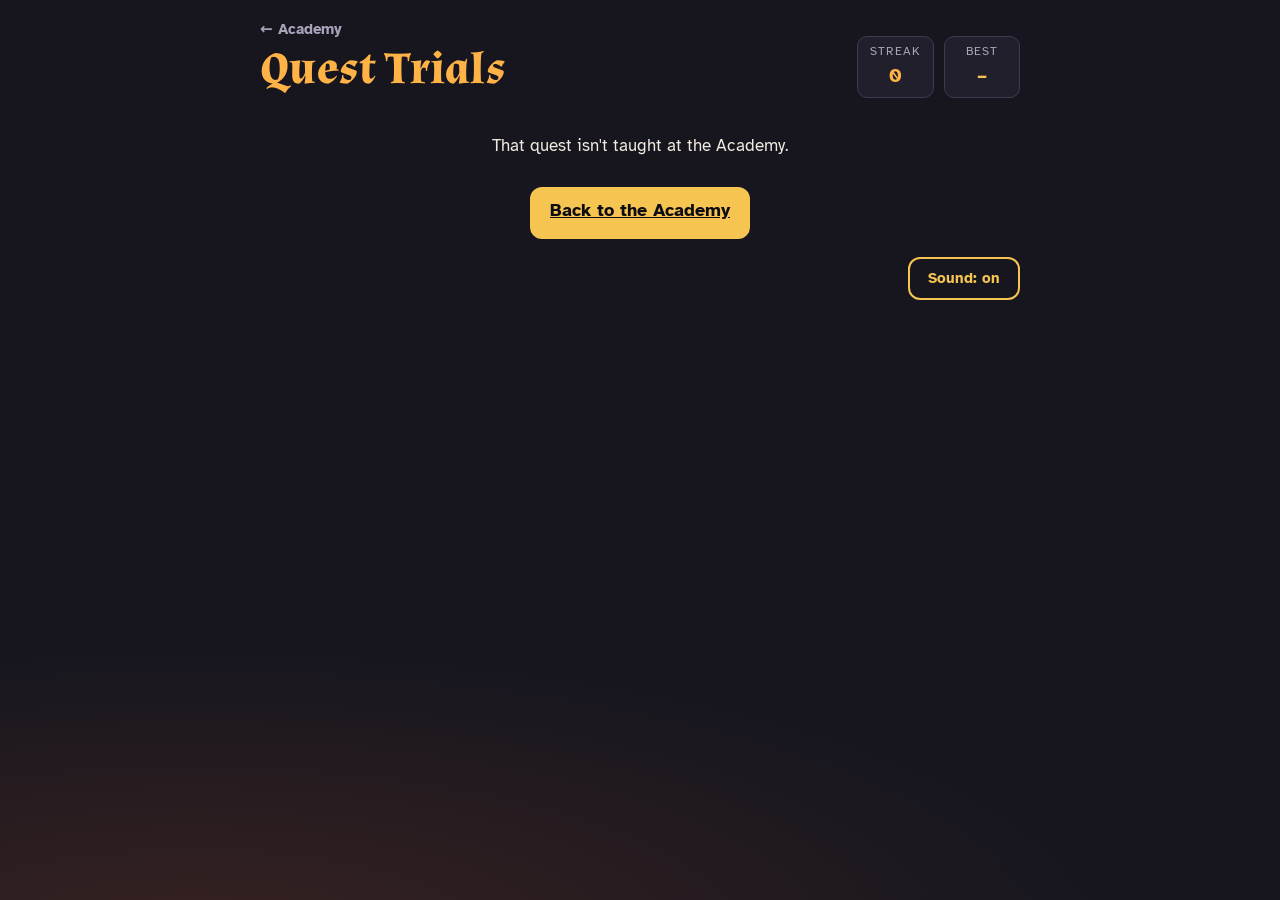
<file: trials.html>
<!doctype html>
<html lang="en-GB">
<head>
<meta charset="utf-8">
<meta name="viewport" content="width=device-width, initial-scale=1, viewport-fit=cover">
<meta name="apple-mobile-web-app-capable" content="yes">
<meta name="theme-color" content="#17161f">
<title>Quest Trials</title>
<link rel="preconnect" href="https://fonts.googleapis.com">
<link rel="preconnect" href="https://fonts.gstatic.com" crossorigin>
<link href="https://fonts.googleapis.com/css2?family=Almendra:wght@400;700&family=Atkinson+Hyperlegible:wght@400;700&display=swap" rel="stylesheet">
<link rel="stylesheet" href="assets/kit.css">
<style>
/* Layout: hero faces a foe with a health bar; each right answer lands a hit. Question tablet, four answer runes, explanation on a miss. */
.arena{display:grid;grid-template-columns:auto minmax(0,1fr) auto;align-items:center;gap:12px}
.arena .hero-mini{width:72px}
.foe{display:flex;flex-direction:column;align-items:center;gap:4px;width:84px;text-align:center}
.foe .sigil{font-family:var(--display);font-size:2.6rem;line-height:1;color:var(--foe);transition:transform .2s,opacity .4s}
.foe.hit .sigil{animation:shake .4s}
.foe.down .sigil{opacity:.25;transform:rotate(-12deg) scale(.85)}
.foe .name{font-family:var(--display);font-size:.95rem;color:var(--bone);line-height:1.15}
.hp{display:flex;flex-direction:column;gap:4px}
.hp .lbl{display:flex;justify-content:space-between;font-size:.82rem;color:var(--ink-dim);font-variant-numeric:tabular-nums}
.hp .bar{flex:none}
.hp .bar i{background:linear-gradient(90deg,var(--scale-dark),var(--scale))}
.hp .bar.mine i{background:linear-gradient(90deg,var(--ember),var(--flame))}
.prompt{font-size:1.2rem;line-height:1.55;text-wrap:balance}
.prompt .expr{display:inline-block;margin-top:6px;font-size:clamp(1.6rem,6vw,2.2rem);letter-spacing:.02em;color:var(--gold)}
.prompt u{text-decoration-color:var(--flame);text-decoration-thickness:3px;text-underline-offset:5px;color:var(--flame)}
.tablet .frac{font-size:1.05em}
.answers{display:grid;grid-template-columns:1fr 1fr;gap:12px}
.ans{min-height:68px;border-radius:14px;border:2px solid var(--line);background:var(--stone-3);font-weight:700;font-size:clamp(1.05rem,3.6vw,1.3rem);cursor:pointer;padding:8px 10px;font-variant-numeric:tabular-nums;line-height:1.25}
.ans:hover:not(:disabled){border-color:var(--flame)}
.ans:active:not(:disabled){transform:scale(.97)}
.ans:disabled{cursor:default}
.ans.right{background:var(--good);border-color:var(--good);color:var(--char)}
.ans.wrong{border-color:var(--miss);color:var(--miss);text-decoration:line-through}
.ans.dim{opacity:.4}
.explain .tipline{color:var(--ink-dim);font-size:.95rem}
.unknown{text-align:center;display:flex;flex-direction:column;gap:12px;align-items:center}
</style>
</head>
<body>
<div class="wrap narrow">
  <header class="top">
    <div class="brand">
      <a class="back" href="./">← Academy</a>
      <h1 id="title">Quest Trials</h1>
      <p id="blurb"></p>
    </div>
    <div class="stats">
      <div class="stat hot"><span class="k">Streak</span><span class="v" id="streak">0</span></div>
      <div class="stat gold"><span class="k">Best</span><span class="v" id="best">–</span></div>
    </div>
  </header>

  <section class="panel" id="game" aria-label="Encounter">
    <div class="arena">
      <div class="hero-mini" id="hero"></div>
      <div class="hp">
        <div class="lbl"><span id="foe-hp-label">HP 10/10</span><span id="q-label">Q1 of 10</span></div>
        <div class="bar" aria-hidden="true"><i id="foe-bar" style="width:100%"></i></div>
      </div>
      <div class="foe" id="foe"><span class="sigil" id="sigil">?</span><span class="name" id="foe-name"></span></div>
    </div>
    <p class="flavour" id="flavour"></p>
    <div class="tablet" id="tablet"><div class="prompt" id="prompt" aria-live="polite"></div></div>
    <div class="answers" id="answers"></div>
    <p class="feedback" id="feedback" aria-live="polite"></p>
    <div class="explain" id="explain" hidden aria-live="polite"></div>
    <div class="round-end" id="round-end" hidden aria-live="polite"></div>
  </section>

  <div class="spellbook" id="spellbook"></div>
  <div class="unknown" id="unknown" hidden><p>That quest isn't taught at the Academy.</p><a class="btn" href="./">Back to the Academy</a></div>
  <div style="display:flex;justify-content:flex-end"><button class="btn ghost" id="sound-btn" type="button">Sound: on</button></div>
</div>

<script src="assets/maths.js"></script>
<script src="assets/kit.js"></script>
<script>
(function(){
const { $ } = Kit, M = Maths;
const KEY = 'trials-v1', ROUND = 10;
const quest = new URLSearchParams(location.search).get('quest');
const Q = M.QUESTS[quest];
Kit.soundButton($('sound-btn'));
if(!Q){ $('game').hidden = true; $('spellbook').hidden = true; $('unknown').hidden = false; return; }

const FOES = {
  vault:   { name: 'The Vault Mimic',  sigil: '#',  colour: 'var(--gold)',  flavour: ['The mimic\'s lid creaks open.', 'Coins clatter across the vault floor.', 'A ledger glows with impossible numbers.', 'Frost creeps up the cavern walls.'] },
  spells:  { name: 'The Rune Golem',   sigil: '( )', colour: 'var(--frost)', flavour: ['Runes flare across the golem\'s chest.', 'The golem raises a stone fist.', 'A spell must be cast in the right order.', 'The forge roars behind you.'] },
  potions: { name: 'The Hag\'s Cauldron', sigil: '½', colour: 'var(--good)', flavour: ['Green smoke curls from the cauldron.', 'Bottles rattle on the shelf.', 'The recipe is written in fractions.', 'Something bubbles ominously.'] }
};
const SPELLBOOK = {
  vault: `<h3>Spellbook</h3>
    <p><strong>Place value:</strong> split big numbers into blocks of three from the right: millions, thousands, ones. 3,040,506 is 3 million, 40 thousand and 506.</p>
    <p><strong>Rounding:</strong> look at the digit one place to the right of where you're rounding. 5 or more rounds up; 4 or less rounds down.</p>
    <p><strong>Negative numbers:</strong> use a number line and count through zero. ${M.MINUS}15 is colder than ${M.MINUS}5.</p>`,
  spells: `<h3>Spellbook</h3>
    <p><strong>BIDMAS:</strong> Brackets, Indices, Division and Multiplication, then Addition and Subtraction.</p>
    <p><strong>Long multiplication:</strong> multiply by the ones, then by the tens with a placeholder zero, then add the two rows.</p>
    <p><strong>Remainders:</strong> the remainder is always smaller than the number you're dividing by.</p>`,
  potions: `<h3>Spellbook</h3>
    <p><strong>Simplify:</strong> divide the top and bottom by their greatest common factor, the crown jewel from Shared Hoard.</p>
    <p><strong>Add and subtract:</strong> make the denominators the same first, then add or subtract the numerators only.</p>
    <p><strong>Fraction of an amount:</strong> divide by the bottom, multiply by the top.</p>`
};
const foe = FOES[quest];
document.title = Q.title;
$('title').textContent = Q.title;
$('blurb').textContent = Q.blurb;
$('spellbook').innerHTML = SPELLBOOK[quest];
$('hero').innerHTML = Kit.heroSVG;
$('foe-name').textContent = foe.name;
$('sigil').textContent = foe.sigil;
$('foe').style.setProperty('--foe', foe.colour);

const all = Kit.load(KEY, {});
const S = all[quest] = Object.assign({ rounds: 0, best: 0, weak: {} }, all[quest]);
const save = () => Kit.save(KEY, all);
const render = s => quest === 'potions' ? Kit.math(s) : s;
let R, cur = null, streak = 0, busy = false, lastKind = null;

function renderStats(){
  $('streak').textContent = streak;
  $('best').textContent = S.rounds ? `${S.best}/${ROUND}` : '–';
  $('q-label').textContent = `Q${Math.max(1, Math.min(R.q + (busy ? 0 : 1), ROUND))} of ${ROUND}`;
  $('foe-hp-label').textContent = `HP ${ROUND - R.right}/${ROUND}`;
  $('foe-bar').style.width = ((ROUND - R.right) / ROUND * 100) + '%';
}
function newRound(){
  R = { q: 0, right: 0, missedKinds: {} };
  $('round-end').hidden = true; $('foe').classList.remove('down');
  next();
}
function next(){
  cur = M.makeQuestion(quest, S.weak, lastKind); lastKind = cur.kind; busy = false;
  $('flavour').textContent = M.pick(foe.flavour);
  $('prompt').innerHTML = render(cur.prompt);
  $('tablet').className = 'tablet';
  $('answers').innerHTML = cur.choices.map((c, i) => `<button class="ans" type="button" data-i="${i}">${render(Kit.esc(c))}</button>`).join('');
  $('answers').hidden = false; $('explain').hidden = true;
  $('feedback').textContent = ''; $('feedback').className = 'feedback';
  renderStats();
}
function choose(i){
  if(busy || !cur) return;
  busy = true;
  const right = i === cur.answer, btns = [...$('answers').children];
  btns.forEach((b, j) => { b.disabled = true; if(j === cur.answer) b.classList.add('right'); else if(j === i) b.classList.add('wrong'); else b.classList.add('dim'); });
  R.q++;
  const label = Q.kinds[cur.kind][0];
  if(right){
    R.right++; streak++;
    S.weak[cur.kind] = Math.max(0, (S.weak[cur.kind] || 0) - 0.5);
    Kit.breathe($('hero')); Kit.sfx('fire'); setTimeout(() => Kit.sfx('gem'), 250);
    const f = $('foe'); f.classList.remove('hit'); void f.offsetWidth; f.classList.add('hit');
    $('tablet').className = 'tablet good';
    $('feedback').textContent = M.pick([`${Kit.heroName()} lands a hit!`, 'A direct hit!', 'Right on target!', `${label}: mastered.`, 'The foe staggers!']);
    $('feedback').className = 'feedback good';
    save(); renderStats(); Kit.bump($('streak'));
    setTimeout(advance, Kit.reduceMotion() ? 1100 : 1500);
  } else {
    streak = 0;
    S.weak[cur.kind] = Math.min(3, (S.weak[cur.kind] || 0) + 1);
    R.missedKinds[cur.kind] = (R.missedKinds[cur.kind] || 0) + 1;
    Kit.sfx('miss');
    $('tablet').className = 'tablet wrong';
    save(); renderStats();
    const ex = $('explain');
    ex.className = 'explain';
    ex.innerHTML = `<h3>Not quite. The answer is ${render(Kit.esc(cur.choices[cur.answer]))}.</h3>
      <p>${render(cur.explain)}</p>
      <p class="tipline">${label} will come up a bit more often until it sticks.</p>
      <button class="btn" id="got-it" type="button">Got it, next!</button>`;
    ex.hidden = false;
    $('got-it').addEventListener('click', advance);
    Kit.scrollTo(ex);
  }
}
function advance(){ if(R.q >= ROUND) roundEnd(); else next(); }

function roundEnd(){
  S.rounds++; if(R.right > S.best) S.best = R.right; save();
  const won = R.right >= 7;
  if(won){ $('foe').classList.add('down'); Kit.sfx('win'); }
  const verdict = R.right === ROUND ? `A flawless victory! ${foe.name} is defeated.` : won ? `${foe.name} is defeated!` : R.right >= 5 ? `${foe.name} retreats, wounded. One more try?` : `${foe.name} holds its ground. Read the spellbook, then try again.`;
  const practise = Object.keys(R.missedKinds).map(k => `<span class="chip practise">${Q.kinds[k][0]}</span>`).join('');
  const el = $('round-end');
  el.innerHTML = `<h3>Round ${S.rounds} complete!</h3>
    <div class="score">${R.right}<small> out of ${ROUND}</small></div>
    <p>${verdict}</p>
    ${practise ? `<div><h4>To practise</h4><div class="chips">${practise}</div></div>` : ''}
    <button class="btn" id="again" type="button">Fight again</button>`;
  el.hidden = false; $('answers').hidden = true; $('explain').hidden = true;
  $('prompt').innerHTML = ''; $('feedback').textContent = ''; $('flavour').textContent = '';
  renderStats(); $('q-label').textContent = 'Done';
  $('again').addEventListener('click', newRound);
  Kit.scrollTo(el);
}

$('answers').addEventListener('click', e => { const b = e.target.closest('.ans'); if(b) choose(+b.dataset.i); });
addEventListener('keydown', e => {
  if(/^[1-4]$/.test(e.key) && !$('answers').hidden) choose(+e.key - 1);
  else if(e.key === 'Enter'){ const b = [$('got-it'), $('again')].find(x => x && x.offsetParent); if(b){ e.preventDefault(); b.click(); } }
});
newRound();
})();
</script>
</body>
</html>
</file>
<file: assets/kit.css>
/* Shared look for the quest board games: torchlit stone, same tokens as Prime Hoard. Single dark theme by design. */
:root{
  color-scheme: dark;
  --stone:#17161f; --stone-2:#211f2c; --stone-3:#2c2939; --line:#3f3a52;
  --ink:#f1eadf; --ink-dim:#aaa2b8;
  --scale:#c8321e; --scale-dark:#8e1f12; --bone:#e9dcc0;
  --ember:#ff6b2c; --flame:#ffb347; --gold:#f5c451;
  --good:#6fd39a; --miss:#ff8a7a; --char:#0d0c12; --frost:#7fd0ff;
  --display:"Almendra","Palatino Linotype",Georgia,serif;
  --body:"Atkinson Hyperlegible",system-ui,-apple-system,"Segoe UI",sans-serif;
}
html,body{margin:0}
:root{padding-top:env(safe-area-inset-top,0px);padding-bottom:env(safe-area-inset-bottom,0px)}
[hidden]{display:none!important}
html{height:100%;background:var(--stone)}
body{
  font-family:var(--body);font-size:17px;line-height:1.5;color:var(--ink);
  background:radial-gradient(120% 55% at 15% 105%,rgba(255,107,44,.14),transparent 60%),var(--stone);
  padding-inline:16px;padding-block:16px 40px;min-height:100%;
}
*{box-sizing:border-box}
button{font:inherit;color:inherit}
a{color:var(--flame)}
button:focus-visible,a:focus-visible,input:focus-visible{outline:3px solid var(--gold);outline-offset:2px}
.wrap{max-width:1120px;margin-inline:auto;display:flex;flex-direction:column;gap:18px}
.wrap.narrow{max-width:760px}

/* header */
.top{display:flex;flex-wrap:wrap;align-items:flex-end;justify-content:space-between;gap:12px 24px}
.back{display:inline-block;margin-bottom:6px;font-size:.95rem;font-weight:700;color:var(--ink-dim);text-decoration:none}
.back:hover{color:var(--flame)}
.brand h1{font-family:var(--display);font-weight:700;font-size:clamp(2rem,5vw,2.8rem);line-height:1;margin:0;color:var(--flame);letter-spacing:.01em;text-wrap:balance}
.brand p{margin:6px 0 0;color:var(--ink-dim)}
.stats{display:flex;gap:10px;flex-wrap:wrap}
.stat{display:flex;flex-direction:column;align-items:center;min-width:76px;padding:6px 12px;border:1px solid var(--line);border-radius:10px;background:var(--stone-2)}
.stat .k{font-size:.72rem;text-transform:uppercase;letter-spacing:.1em;color:var(--ink-dim)}
.stat .v{font-weight:700;font-size:1.25rem;font-variant-numeric:tabular-nums}
.stat.gold .v{color:var(--gold)}
.stat.hot .v{color:var(--flame)}
.bump{animation:bump .4s ease}
@keyframes bump{40%{transform:scale(1.25)}}

.panel{background:var(--stone-2);border:1px solid var(--line);border-radius:16px;padding:20px;min-width:0;display:flex;flex-direction:column;gap:16px}
.panel h2{font-family:var(--display);font-size:1.5rem;margin:0;color:var(--bone)}
.flavour{margin:0;color:var(--ink-dim);font-style:italic;min-height:1.5em}

.progress{display:flex;align-items:center;gap:12px}
.progress span{font-weight:700;font-size:.95rem;color:var(--bone);white-space:nowrap;font-variant-numeric:tabular-nums}
.bar{flex:1;height:10px;border-radius:99px;background:var(--stone);border:1px solid var(--line);overflow:hidden}
.bar i{display:block;height:100%;width:0;background:linear-gradient(90deg,var(--ember),var(--flame));transition:width .4s}

.tablet{
  position:relative;display:flex;flex-direction:column;align-items:center;justify-content:center;gap:4px;
  min-height:140px;border-radius:18px;border:2px solid var(--line);padding:16px;text-align:center;
  background:linear-gradient(160deg,var(--stone-3),#242131);
  box-shadow:inset 0 2px 0 rgba(255,255,255,.04),inset 0 -12px 30px rgba(0,0,0,.35);
  transition:border-color .3s,box-shadow .3s;
}
.tablet.good{border-color:var(--gold);box-shadow:0 0 0 4px rgba(245,196,81,.2),0 0 36px rgba(245,196,81,.35),inset 0 -12px 30px rgba(0,0,0,.35)}
.tablet.wrong{border-color:var(--miss);animation:wobble .4s}
@keyframes wobble{25%{transform:rotate(-1.5deg)}75%{transform:rotate(1.5deg)}}
@keyframes shake{20%{transform:translateX(-5px)}40%{transform:translateX(5px)}60%{transform:translateX(-3px)}80%{transform:translateX(2px)}}

.feedback{margin:0;min-height:1.6em;text-align:center;font-weight:700}
.feedback.good{color:var(--good)}
.feedback.bad{color:var(--miss)}

.btn{min-height:52px;border-radius:12px;border:2px solid var(--gold);background:var(--gold);color:var(--char);font-weight:700;font-size:1.1rem;cursor:pointer;padding:8px 18px}
.btn:disabled{opacity:.5;cursor:default}
.btn.ghost{background:transparent;color:var(--ink);border-color:var(--line);min-height:40px;font-size:.95rem}
.btn.ghost[aria-pressed="true"]{border-color:var(--gold);color:var(--gold)}
.seg{display:inline-flex;gap:6px;flex-wrap:wrap}

.explain{border:2px solid var(--miss);border-radius:14px;background:var(--stone-3);padding:18px;display:flex;flex-direction:column;gap:12px}
.explain.learn{border-color:var(--gold)}
.explain h3{margin:0;font-family:var(--display);font-size:1.4rem;color:var(--miss);text-wrap:balance}
.explain.learn h3{color:var(--gold)}
.explain p{margin:0}

.round-end{border:2px solid var(--gold);border-radius:14px;background:var(--stone-3);padding:20px;display:flex;flex-direction:column;gap:14px;text-align:center;align-items:center}
.round-end h3{margin:0;font-family:var(--display);font-size:1.7rem;color:var(--gold)}
.round-end .score{font-size:3rem;font-weight:700;line-height:1;font-variant-numeric:tabular-nums}
.round-end .score small{font-size:1.2rem;color:var(--ink-dim)}
.round-end p{margin:0}
.round-end h4{margin:0 0 6px;font-size:.8rem;text-transform:uppercase;letter-spacing:.1em;color:var(--ink-dim)}
.chips{display:flex;flex-wrap:wrap;gap:6px;justify-content:center}
.chip{min-width:2.4em;padding:4px 10px;border-radius:8px;font-weight:700;font-variant-numeric:tabular-nums;background:var(--stone);border:1px solid var(--line);text-align:center}
.chip.gold{background:var(--gold);color:var(--char);border-color:var(--gold)}
.chip.practise{border-color:var(--miss);color:var(--miss)}

.spellbook{border:1px solid var(--line);border-radius:12px;padding:12px 14px;background:rgba(0,0,0,.18)}
.spellbook h3{margin:0 0 4px;font-family:var(--display);font-size:1.1rem;color:var(--bone)}
.spellbook p{margin:4px 0 0;font-size:.95rem;color:var(--ink-dim)}
.spellbook strong{color:var(--ink)}

.hero-mini{width:64px;flex:0 0 auto}
.hero-mini svg{width:100%;height:auto;display:block;overflow:visible}
.hero-mini .mouth-glow{opacity:0;transition:opacity .15s}
.hero-mini.breathing .mouth-glow{opacity:1}

/* stacked fractions */
.frac{display:inline-flex;flex-direction:column;align-items:center;vertical-align:middle;line-height:1.05;margin:0 .12em;font-variant-numeric:tabular-nums}
.frac>span:first-child{border-bottom:.08em solid currentColor;padding:0 .15em}
.frac>span:last-child{padding:0 .15em}
.mixed{display:inline-flex;align-items:center;gap:.08em}

.sr{position:absolute;width:1px;height:1px;overflow:hidden;clip:rect(0 0 0 0)}
@media (prefers-reduced-motion:reduce){*{animation:none!important;transition:none!important}}
</file>
